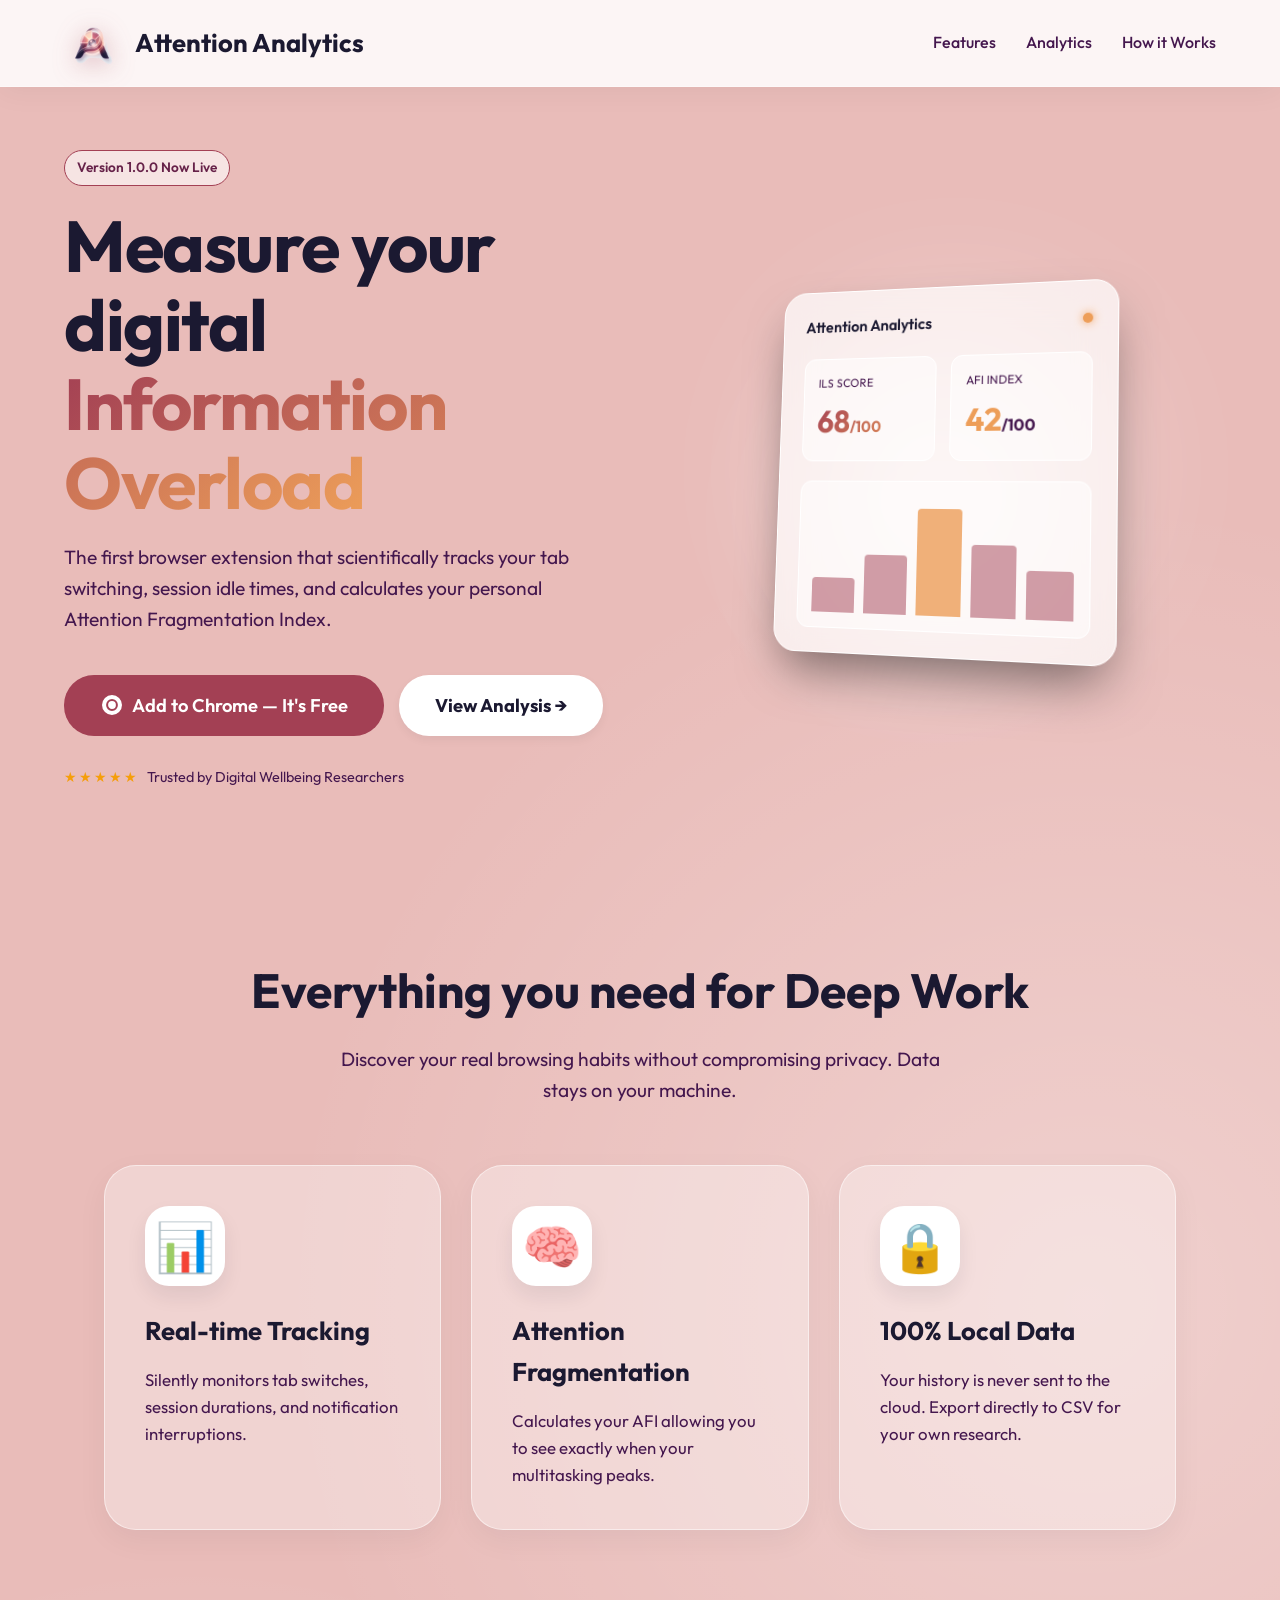
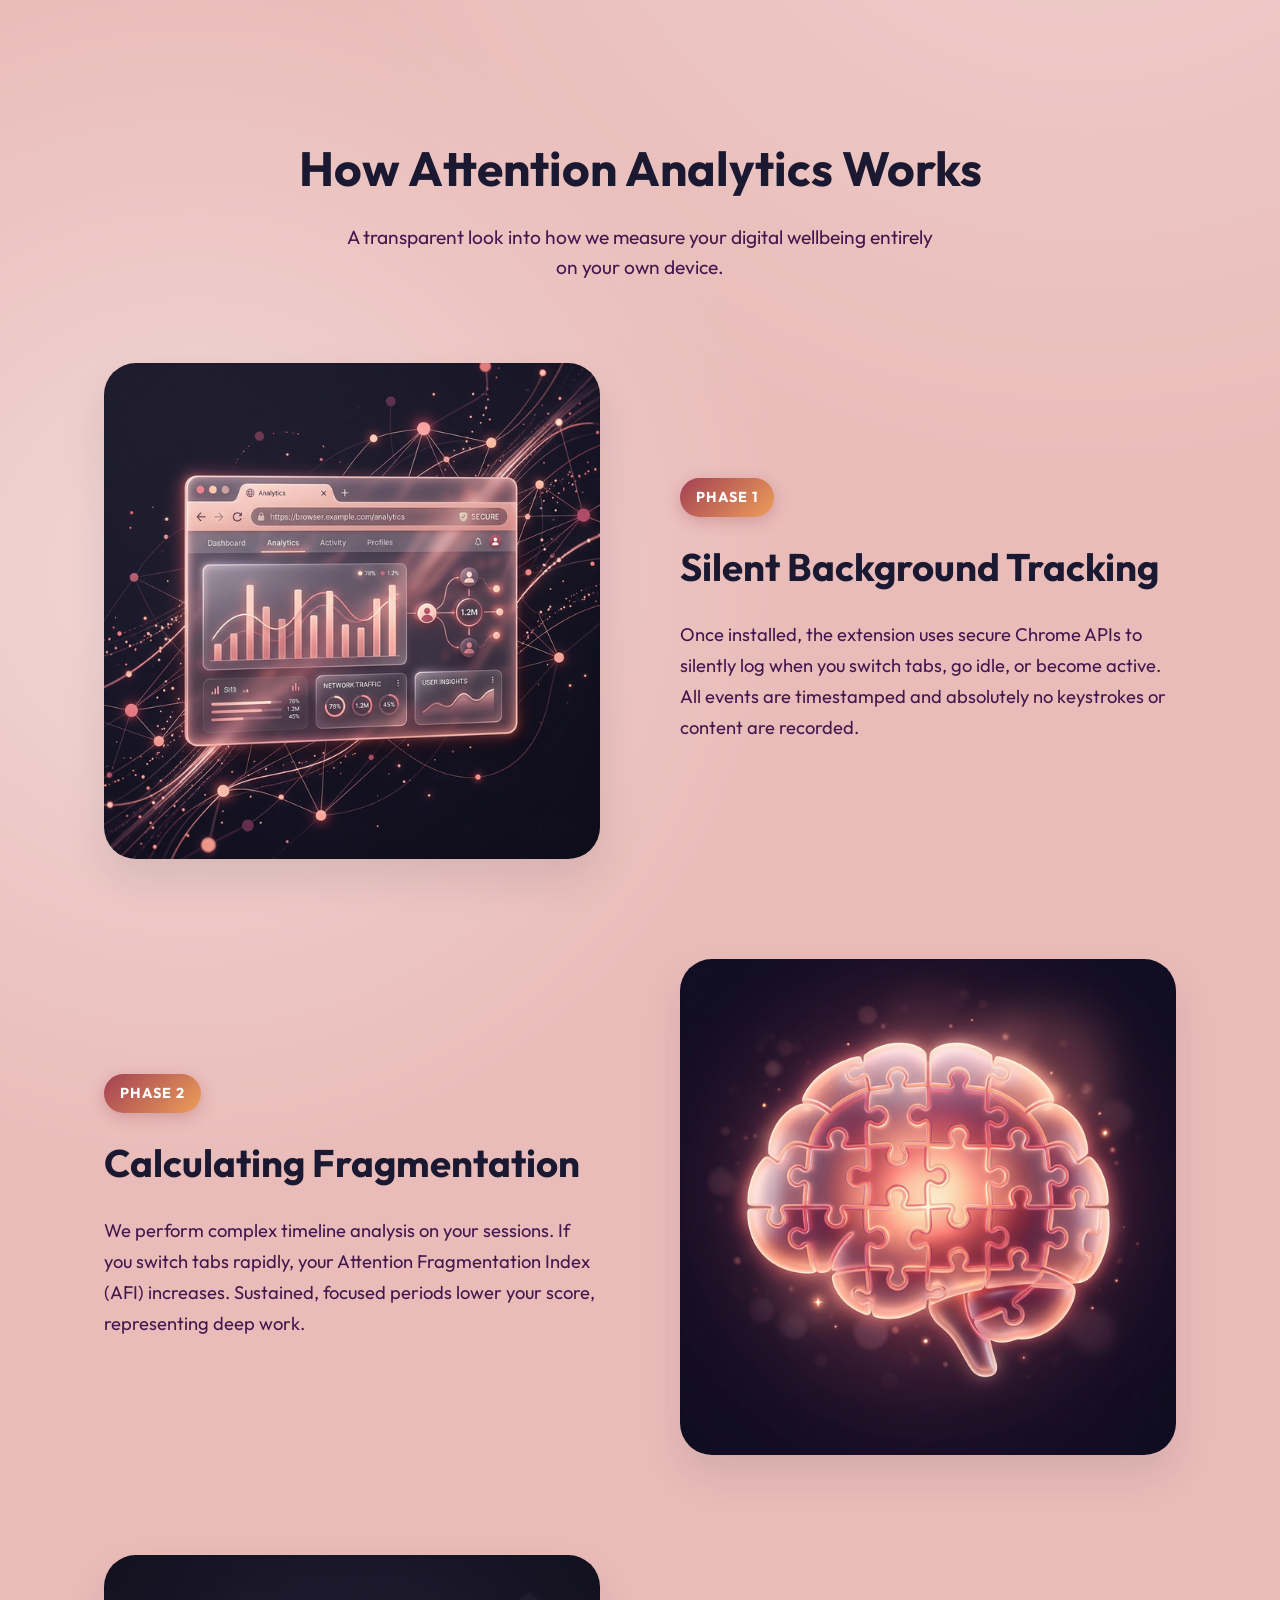
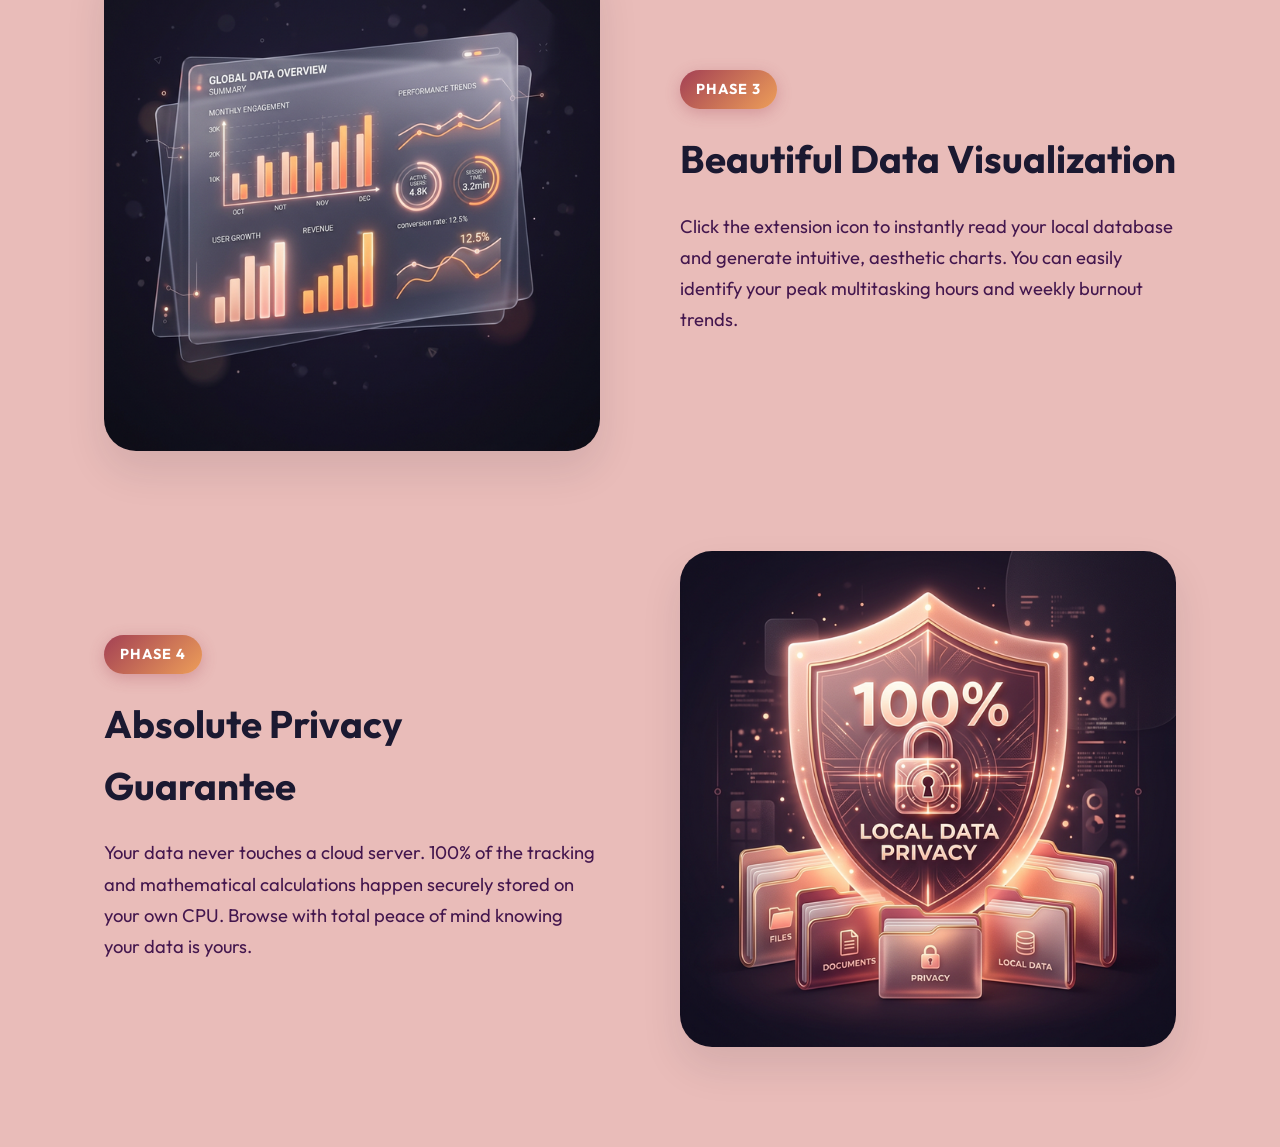
<file: attention-website/index.html>
<!DOCTYPE html>
<html lang="en">

<head>
  <meta charset="UTF-8">
  <meta name="viewport" content="width=device-width, initial-scale=1.0">
  <title>Attention Analytics | Regain Your Focus</title>
  <meta name="description"
    content="A powerful Chrome Extension that measures information overload and attention fragmentation using your real browsing activity.">
  <link rel="stylesheet" href="style.css?v=2.1">
  <!-- Fonts -->
  <link rel="preconnect" href="https://fonts.googleapis.com">
  <link rel="preconnect" href="https://fonts.gstatic.com" crossorigin>
  <link href="https://fonts.googleapis.com/css2?family=Outfit:wght@300;400;500;600;700&display=swap" rel="stylesheet">
</head>

<body>

  <!-- Navigation -->
  <nav class="navbar">
    <div class="logo">
      <img src="assets/attention-logo.png" class="logo-img" alt="Attention Analytics Logo">
      <span class="logo-text">Attention Analytics</span>
    </div>
    <div class="nav-links">
      <a href="#features" class="active">Features</a>
      <a href="analytics.html">Analytics</a>
      <a href="#how">How it Works</a>
    </div>
  </nav>

  <!-- Hero Section -->
  <header class="hero">
    <div class="hero-content">
      <div class="badge">Version 1.0.0 Now Live</div>
      <h1 class="hero-title">Measure your digital <span class="gradient-text">Information Overload</span></h1>
      <p class="hero-subtitle">The first browser extension that scientifically tracks your tab switching, session idle
        times, and calculates your personal Attention Fragmentation Index.</p>

      <div class="hero-cta">
        <button class="btn btn-primary btn-large" onclick="triggerInstall()">
          <svg class="chrome-icon" viewBox="0 0 24 24" fill="currentColor">
            <path
              d="M12 2A10 10 0 0 0 2 12a10 10 0 0 0 10 10 10 10 0 0 0 10-10A10 10 0 0 0 12 2Zm0 4.1a5.9 5.9 0 0 1 5.9 5.9 6 6 0 0 1-5.9 6.1 6 6 0 0 1-5.9-6.1A5.9 5.9 0 0 1 12 6.1Zm0 2a3.9 3.9 0 0 0-3.9 3.9A3.9 3.9 0 0 0 12 16a4 4 0 0 0 3.9-4 3.9 3.9 0 0 0-3.9-3.9Z" />
          </svg>
          Add to Chrome — It's Free
        </button>
        <a href="analytics.html" class="btn btn-secondary btn-large">View Analysis →</a>
      </div>
      <div class="social-proof">
        <span class="stars">★★★★★</span> Trusted by Digital Wellbeing Researchers
      </div>
    </div>

    <div class="hero-visual">
      <div class="glass-orb orb-1"></div>
      <div class="glass-orb orb-2"></div>

      <!-- Mock Extension UI -->
      <div class="mock-extension">
        <div class="mock-header">
          <span>Attention Analytics</span>
          <span class="status-dot"></span>
        </div>
        <div class="mock-score-board">
          <div class="mock-score-card">
            <span class="mock-score-title">ILS Score</span>
            <span class="mock-score-val gradient-text" id="hero-ils">68<span
                style="font-size:0.5em;color:var(--text-muted)">/100</span></span>
          </div>
          <div class="mock-score-card">
            <span class="mock-score-title">AFI Index</span>
            <span class="mock-score-val text-warning" id="hero-afi">42<span
                style="font-size:0.5em;color:var(--text-muted)">/100</span></span>
          </div>
        </div>
        <div class="mock-chart">
          <!-- Small CSS chart visualization -->
          <div class="bar" style="height: 30%"></div>
          <div class="bar" style="height: 50%"></div>
          <div class="bar bar-peak" style="height: 90%"></div>
          <div class="bar" style="height: 60%"></div>
          <div class="bar" style="height: 40%"></div>
        </div>
      </div>
    </div>
  </header>

  <!-- Features Grid -->
  <section id="features" class="features">
    <div class="section-title">
      <h2>Everything you need for Deep Work</h2>
      <p>Discover your real browsing habits without compromising privacy. Data stays on your machine.</p>
    </div>

    <div class="features-grid">
      <div class="feature-card">
        <div class="feature-icon">📊</div>
        <h3>Real-time Tracking</h3>
        <p>Silently monitors tab switches, session durations, and notification interruptions.</p>
      </div>
      <div class="feature-card">
        <div class="feature-icon">🧠</div>
        <h3>Attention Fragmentation</h3>
        <p>Calculates your AFI allowing you to see exactly when your multitasking peaks.</p>
      </div>
      <div class="feature-card">
        <div class="feature-icon">🔒</div>
        <h3>100% Local Data</h3>
        <p>Your history is never sent to the cloud. Export directly to CSV for your own research.</p>
      </div>
    </div>
  </section>

  <!-- How It Works Section -->
  <section id="how" class="how-it-works">
    <div class="section-title">
      <h2>How Attention Analytics Works</h2>
      <p>A transparent look into how we measure your digital wellbeing entirely on your own device.</p>
    </div>

    <div class="how-steps">
      <!-- Step 1 -->
      <div class="how-step">
        <div class="how-image">
          <img src="assets/how-tracking.png" alt="Silent Background Tracking Illustration">
        </div>
        <div class="how-content">
          <div class="step-badge">Phase 1</div>
          <h3>Silent Background Tracking</h3>
          <p>Once installed, the extension uses secure Chrome APIs to silently log when you switch tabs, go idle, or
            become active. All events are timestamped and absolutely no keystrokes or content are recorded.</p>
        </div>
      </div>

      <!-- Step 2 -->
      <div class="how-step reverse">
        <div class="how-image">
          <img src="assets/how-fragmentation.png" alt="Calculating Fragmentation Illustration">
        </div>
        <div class="how-content">
          <div class="step-badge">Phase 2</div>
          <h3>Calculating Fragmentation</h3>
          <p>We perform complex timeline analysis on your sessions. If you switch tabs rapidly, your Attention
            Fragmentation Index (AFI) increases. Sustained, focused periods lower your score, representing deep work.
          </p>
        </div>
      </div>

      <!-- Step 3 -->
      <div class="how-step">
        <div class="how-image">
          <img src="assets/how-visualization.png" alt="Visualizing Your Digital Diet Illustration">
        </div>
        <div class="how-content">
          <div class="step-badge">Phase 3</div>
          <h3>Beautiful Data Visualization</h3>
          <p>Click the extension icon to instantly read your local database and generate intuitive, aesthetic charts.
            You can easily identify your peak multitasking hours and weekly burnout trends.</p>
        </div>
      </div>

      <!-- Step 4 -->
      <div class="how-step reverse">
        <div class="how-image">
          <img src="assets/how-privacy.png" alt="Absolute Privacy Guarantee Illustration">
        </div>
        <div class="how-content">
          <div class="step-badge">Phase 4</div>
          <h3>Absolute Privacy Guarantee</h3>
          <p>Your data never touches a cloud server. 100% of the tracking and mathematical calculations happen securely
            stored on your own CPU. Browse with total peace of mind knowing your data is yours.</p>
        </div>
      </div>
    </div>
  </section>

  <!-- Fake Installer Modal -->
  <div id="installModal" class="modal-overlay">
    <div class="modal">
      <div class="modal-close" onclick="closeModal()">✕</div>
      <div style="display: flex; align-items:flex-start; gap: 1rem;">
        <img src="../attention-extension/icons/icon48.png" alt="Icon" class="modal-icon"
          onerror="this.src='[data-uri]'">
        <div>
          <h3 style="margin-bottom: 5px;">Add "Attention Analytics"?</h3>
          <p style="color: var(--text-muted); font-size: 0.9rem;">It can:</p>
          <ul class="modal-permissions">
            <li>Read your browsing history</li>
            <li>Display notifications</li>
            <li>Manage your apps, extensions, and themes</li>
          </ul>
        </div>
      </div>

      <div class="modal-actions">
        <button class="btn btn-outline" onclick="closeModal()">Cancel</button>
        <button class="btn btn-primary" onclick="confirmInstall()">Add Extension</button>
      </div>
    </div>
  </div>

  <script src="main.js"></script>
</body>

</html>
</file>
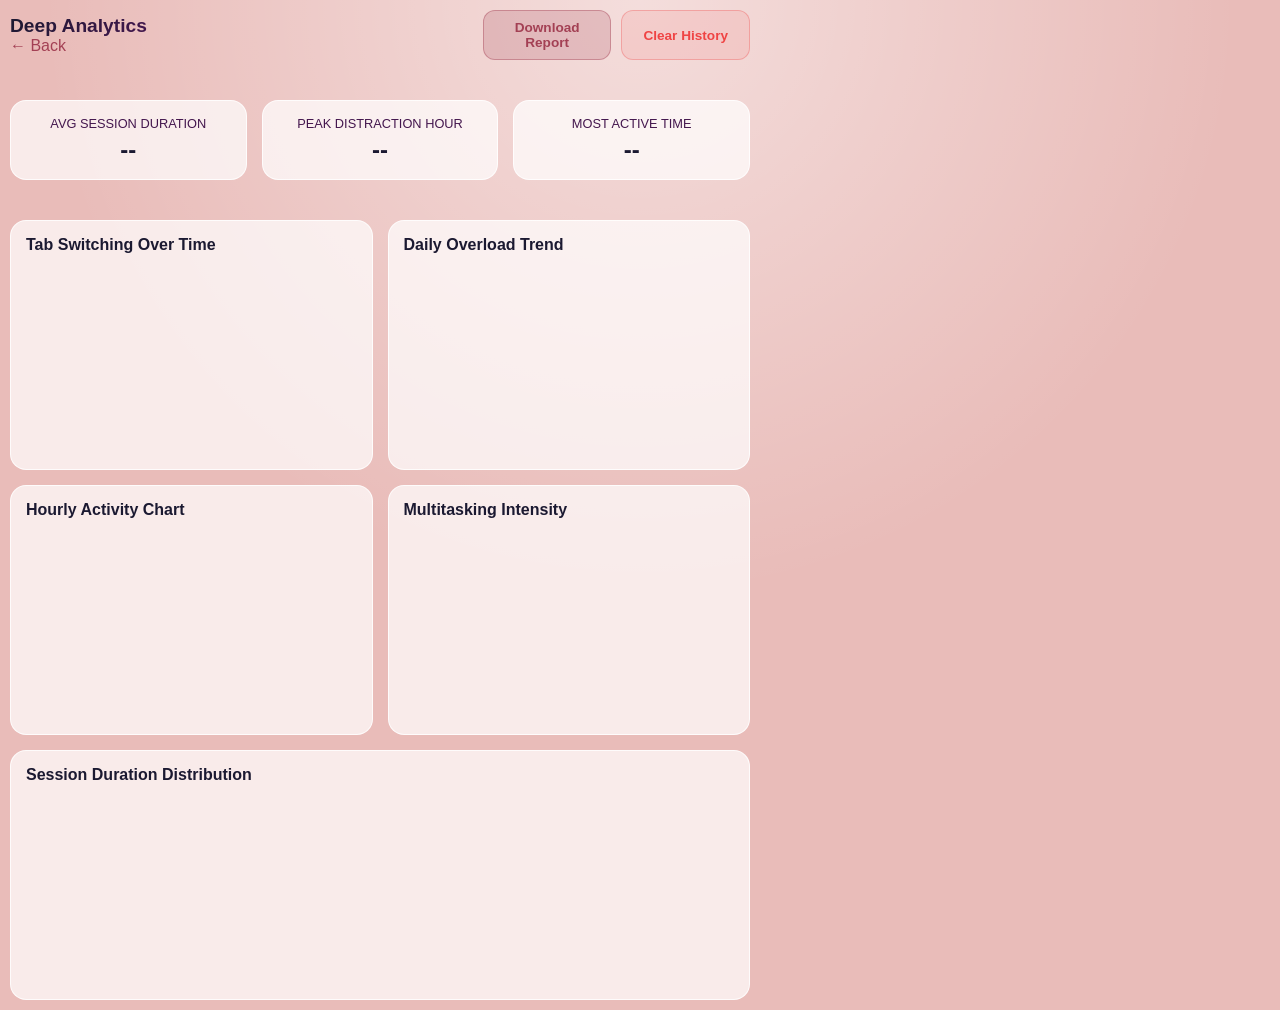
<file: attention-extension/analytics.html>
<!DOCTYPE html>
<html lang="en">

<head>
  <meta charset="UTF-8">
  <link rel="preconnect" href="https://fonts.googleapis.com">
  <link rel="preconnect" href="https://fonts.gstatic.com" crossorigin>
  <link href="https://fonts.googleapis.com/css2?family=Outfit:wght@300;400;500;600;700&display=swap" rel="stylesheet">
  <link rel="stylesheet" href="styles.css">
  <title>Analytics - Attention Extension</title>
  <style>
    body {
      width: 760px;
      padding: 10px;
    }

    .header-actions {
      display: flex;
      justify-content: space-between;
      align-items: center;
      margin-bottom: 20px;
    }

    .metrics-panel {
      display: flex;
      gap: 15px;
      margin-bottom: 20px;
    }

    .metric-card {
      flex: 1;
      background: var(--surface-color);
      padding: 15px;
      border-radius: var(--card-radius);
      border: 1px solid var(--border-color);
      text-align: center;
    }

    .metric-title {
      font-size: 0.8rem;
      color: var(--text-muted);
      text-transform: uppercase;
      margin-bottom: 5px;
    }

    .metric-value {
      font-size: 1.5rem;
      font-weight: bold;
      color: var(--text-main);
    }

    .charts-grid {
      display: grid;
      grid-template-columns: 1fr 1fr;
      gap: 15px;
    }

    .chart-box {
      background: var(--surface-color);
      border: 1px solid var(--border-color);
      border-radius: var(--card-radius);
      padding: 15px;
      height: 250px;
      display: flex;
      flex-direction: column;
    }

    .chart-wrapper {
      flex: 1;
      position: relative;
      min-height: 0;
      width: 100%;
    }

    h2 {
      font-size: 1rem;
      margin-bottom: 10px;
      color: var(--text-main);
    }
  </style>
</head>

<body>
  <div class="container" style="max-width: 100%;">
    <header class="header-actions">
      <div>
        <h1>Deep Analytics</h1>
        <a href="popup.html" style="color:var(--primary); text-decoration:none;">← Back</a>
      </div>
      <div style="display: flex; gap: 10px;">
        <button id="downloadBtn" class="btn">Download Report</button>
        <button id="clearBtn" class="btn"
          style="color:#ef4444; border-color: rgba(239,68,68,0.3); background: rgba(239,68,68,0.1);">Clear
          History</button>
      </div>
    </header>

    <div class="metrics-panel">
      <div class="metric-card">
        <div class="metric-title">Avg Session Duration</div>
        <div class="metric-value" id="avgSession">--</div>
      </div>
      <div class="metric-card">
        <div class="metric-title">Peak Distraction Hour</div>
        <div class="metric-value" id="peakHour">--</div>
      </div>
      <div class="metric-card">
        <div class="metric-title">Most Active Time</div>
        <div class="metric-value" id="activeTime">--</div>
      </div>
    </div>

    <div class="charts-grid">
      <div class="chart-box">
        <h2>Tab Switching Over Time</h2>
        <div class="chart-wrapper"><canvas id="chart1"></canvas></div>
      </div>
      <div class="chart-box">
        <h2>Daily Overload Trend</h2>
        <div class="chart-wrapper"><canvas id="chart2"></canvas></div>
      </div>
      <div class="chart-box">
        <h2>Hourly Activity Chart</h2>
        <div class="chart-wrapper"><canvas id="chart3"></canvas></div>
      </div>
      <div class="chart-box">
        <h2>Multitasking Intensity</h2>
        <div class="chart-wrapper"><canvas id="chart4"></canvas></div>
      </div>
      <div class="chart-box" style="grid-column: 1 / -1;">
        <h2>Session Duration Distribution</h2>
        <div class="chart-wrapper"><canvas id="chart5"></canvas></div>
      </div>
    </div>
  </div>

  <script src="chart.js"></script>
  <script src="analytics.js"></script>
</body>

</html>
</file>
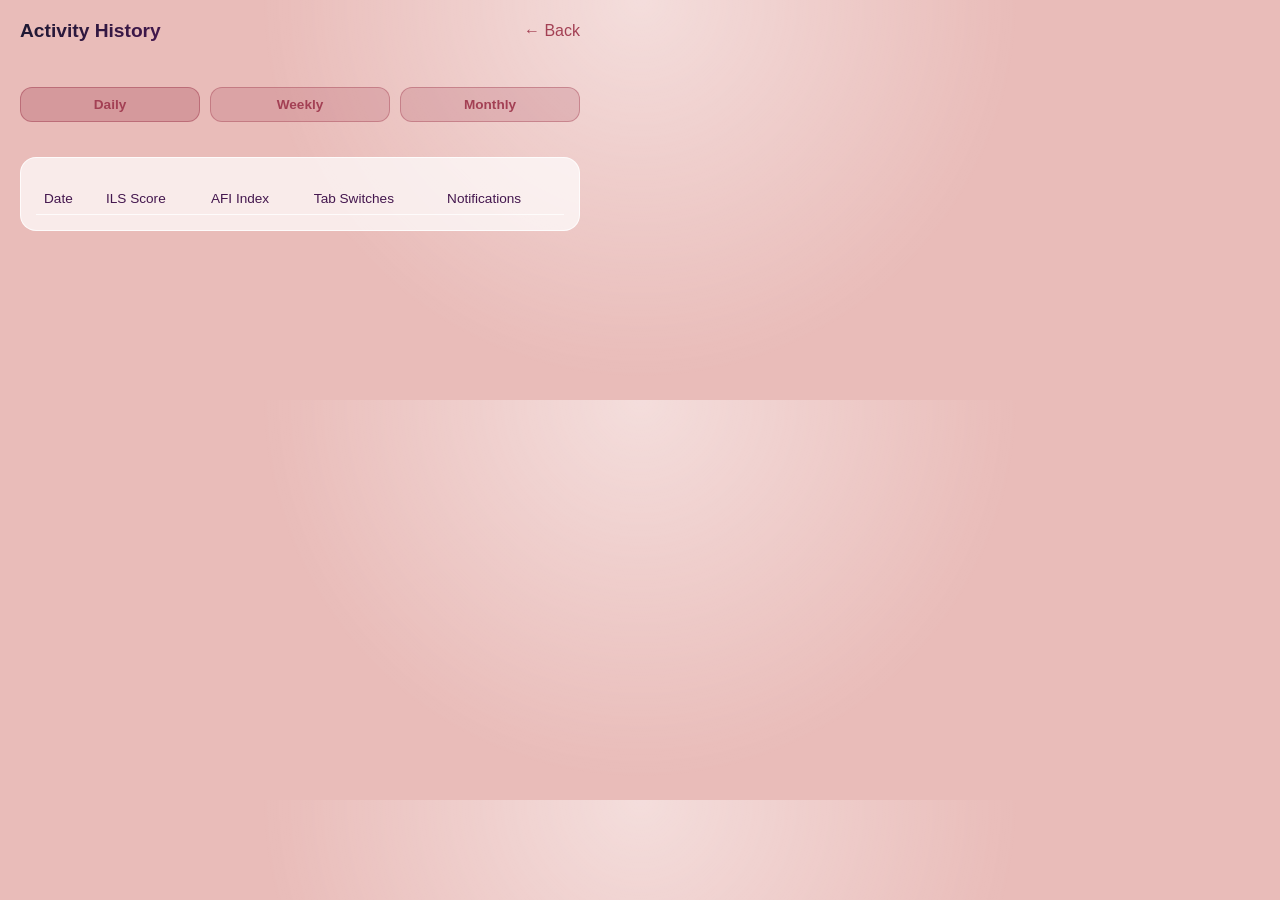
<file: attention-extension/history.html>
<!DOCTYPE html>
<html lang="en">

<head>
  <meta charset="UTF-8">
  <link rel="preconnect" href="https://fonts.googleapis.com">
  <link rel="preconnect" href="https://fonts.gstatic.com" crossorigin>
  <link href="https://fonts.googleapis.com/css2?family=Outfit:wght@300;400;500;600;700&display=swap" rel="stylesheet">
  <link rel="stylesheet" href="styles.css">
  <title>History - Attention Extension</title>
  <style>
    body {
      width: 600px;
      min-height: 400px;
    }

    .table-container {
      background: var(--surface-color);
      border: 1px solid var(--border-color);
      border-radius: var(--card-radius);
      padding: 15px;
      margin-top: 15px;
      overflow-y: auto;
      max-height: 300px;
    }

    .filters {
      display: flex;
      gap: 10px;
      margin-top: 15px;
    }
  </style>
</head>

<body>
  <div class="container">
    <header>
      <h1>Activity History</h1>
      <a href="popup.html" style="color:var(--primary); text-decoration:none;">← Back</a>
    </header>

    <div class="filters">
      <button id="btnDaily" class="btn primary">Daily</button>
      <button id="btnWeekly" class="btn">Weekly</button>
      <button id="btnMonthly" class="btn">Monthly</button>
    </div>

    <div class="table-container">
      <table id="historyTable" style="width: 100%; border-collapse: collapse; text-align: left;">
        <thead>
          <tr style="border-bottom: 1px solid var(--border-color);">
            <th style="padding: 8px; color: var(--text-muted);">Date</th>
            <th style="padding: 8px; color: var(--text-muted);">ILS Score</th>
            <th style="padding: 8px; color: var(--text-muted);">AFI Index</th>
            <th style="padding: 8px; color: var(--text-muted);">Tab Switches</th>
            <th style="padding: 8px; color: var(--text-muted);">Notifications</th>
          </tr>
        </thead>
        <tbody>
          <!-- Populated via JS -->
        </tbody>
      </table>
    </div>
  </div>

  <script src="history.js"></script>
</body>

</html>
</file>
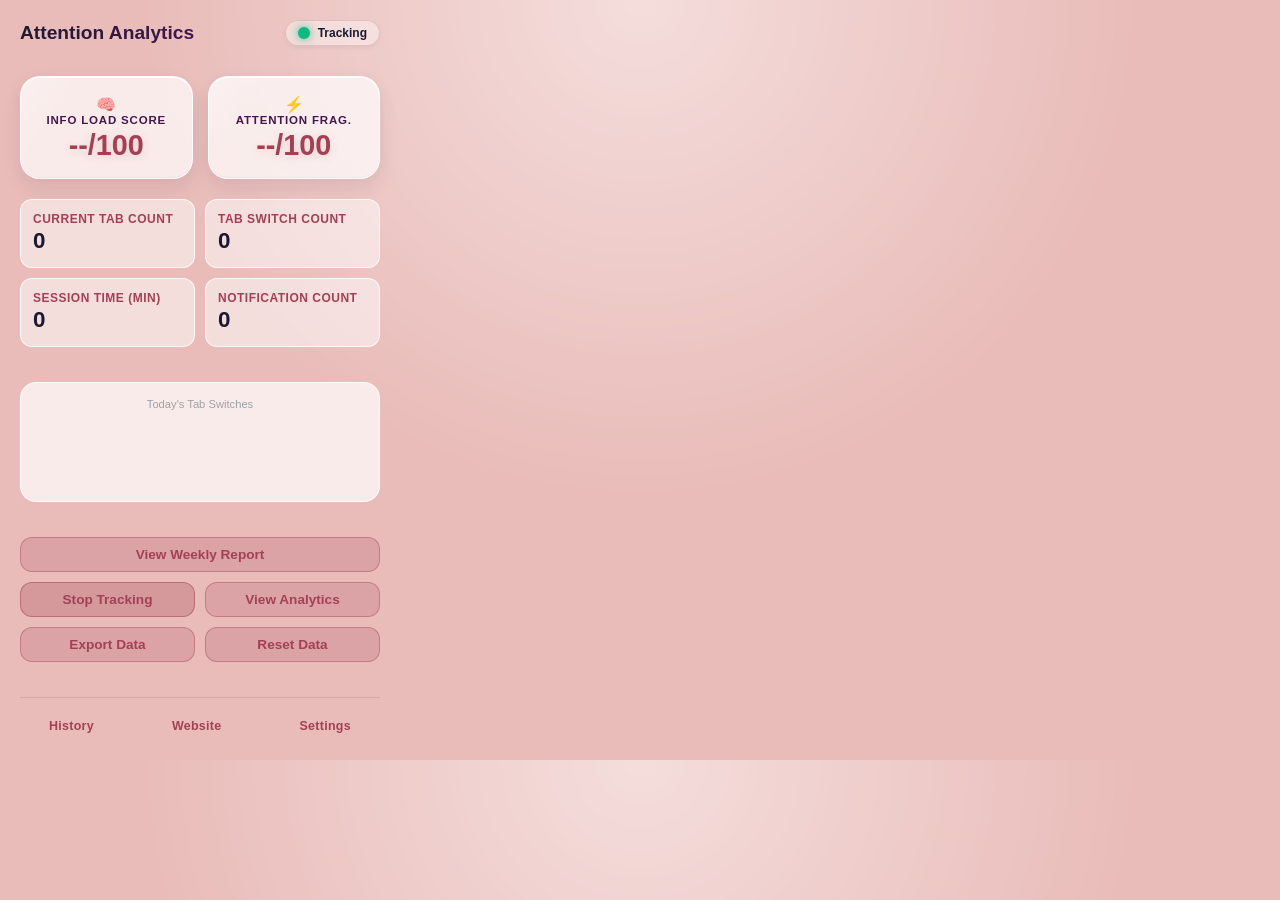
<file: attention-extension/popup.html>
<!DOCTYPE html>
<html lang="en">

<head>
  <meta charset="UTF-8">
  <link rel="preconnect" href="https://fonts.googleapis.com">
  <link rel="preconnect" href="https://fonts.gstatic.com" crossorigin>
  <link href="https://fonts.googleapis.com/css2?family=Outfit:wght@300;400;500;600;700&display=swap" rel="stylesheet">
  <link rel="stylesheet" href="styles.css">
  <title>Attention Analytics</title>
</head>

<body>
  <div class="container">
    <header>
      <h1>Attention Analytics</h1>
      <div class="status-indicator" id="statusIndicator"><span class="status-dot"></span> Tracking</div>
    </header>

    <div class="score-board">
      <div class="score-card">
        <span class="score-emoji">🧠</span>
        <div class="score-title">Info Load Score</div>
        <div class="score-value" id="ilsValue">--/100</div>
      </div>
      <div class="score-card">
        <span class="score-emoji">⚡</span>
        <div class="score-title">Attention Frag.</div>
        <div class="score-value" id="afiValue">--/100</div>
      </div>
    </div>

    <div class="stats-grid" style="display: grid; grid-template-columns: 1fr 1fr; gap: 10px;">
      <div class="stat-item">
        <span class="stat-label">Current Tab Count</span>
        <span class="stat-val" id="currentTabs">0</span>
      </div>
      <div class="stat-item">
        <span class="stat-label">Tab Switch Count</span>
        <span class="stat-val" id="tabSwitches">0</span>
      </div>
      <div class="stat-item">
        <span class="stat-label">Session Time (min)</span>
        <span class="stat-val" id="activeTime">0</span>
      </div>
      <div class="stat-item">
        <span class="stat-label">Notification Count</span>
        <span class="stat-val" id="notifications">0</span>
      </div>
    </div>

    <div class="chart-container" style="margin-top: 15px; height: 120px;">
      <div style="font-size: 0.7rem; color: #a1a1aa; text-align: center; margin-bottom: 5px;">Today's Tab Switches</div>
      <div style="height: calc(100% - 20px); position: relative;">
        <canvas id="miniChart1"></canvas>
      </div>
    </div>

    <div class="actions" style="margin-top: 15px;">
      <div class="btn-group" style="display: grid; grid-template-columns: 1fr 1fr; gap: 10px;">
        <button id="viewWeeklyBtn" class="btn weekly-btn" style="grid-column: span 2;">View Weekly Report</button>
        <button id="toggleTrackingBtn" class="btn primary">Stop Tracking</button>
        <button id="viewAnalyticsBtn" class="btn">View Analytics</button>
        <button id="exportDataBtn" class="btn">Export Data</button>
        <button id="resetDataBtn" class="btn danger-btn">Reset Data</button>
      </div>
    </div>

    <div class="nav-links" style="margin-top: 15px; text-align: center;">
      <a href="history.html">History</a>
      <a id="websiteLink" style="margin-left: 20px;">Website</a>
      <a href="settings.html" style="margin-left: 20px;">Settings</a>
    </div>
  </div>

  <script src="chart.js"></script>
  <script src="popup.js"></script>
</body>

</html>
</file>
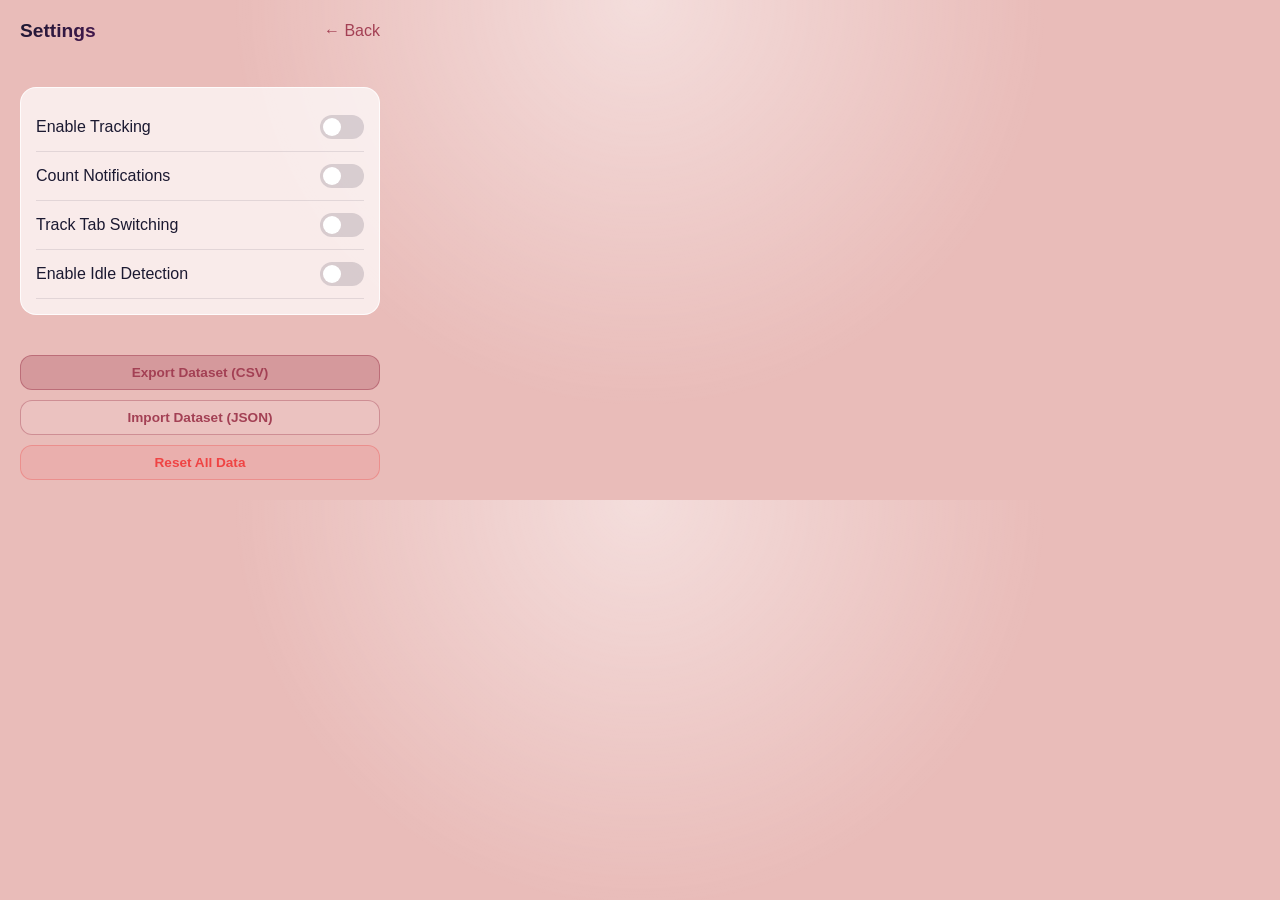
<file: attention-extension/settings.html>
<!DOCTYPE html>
<html lang="en">

<head>
  <meta charset="UTF-8">
  <link rel="preconnect" href="https://fonts.googleapis.com">
  <link rel="preconnect" href="https://fonts.gstatic.com" crossorigin>
  <link href="https://fonts.googleapis.com/css2?family=Outfit:wght@300;400;500;600;700&display=swap" rel="stylesheet">
  <link rel="stylesheet" href="styles.css">
  <title>Settings - Attention Extension</title>
  <style>
    body {
      width: 400px;
      min-height: 400px;
    }

    .settings-panel {
      background: var(--surface-color);
      border: 1px solid var(--border-color);
      border-radius: var(--card-radius);
      padding: 15px;
      margin-top: 15px;
    }
  </style>
</head>

<body>
  <div class="container">
    <header>
      <h1>Settings</h1>
      <a href="popup.html" style="color:var(--primary); text-decoration:none;">← Back</a>
    </header>

    <div class="settings-panel">
      <div class="toggle-row">
        <span>Enable Tracking</span>
        <label class="switch">
          <input type="checkbox" id="enableTracking">
          <span class="slider"></span>
        </label>
      </div>
      <div class="toggle-row">
        <span>Count Notifications</span>
        <label class="switch">
          <input type="checkbox" id="countNotifications">
          <span class="slider"></span>
        </label>
      </div>
      <div class="toggle-row">
        <span>Track Tab Switching</span>
        <label class="switch">
          <input type="checkbox" id="trackTabSwitching">
          <span class="slider"></span>
        </label>
      </div>
      <div class="toggle-row">
        <span>Enable Idle Detection</span>
        <label class="switch">
          <input type="checkbox" id="enableIdleDetection">
          <span class="slider"></span>
        </label>
      </div>
    </div>

    <div class="actions" style="margin-top:20px; display:flex; flex-wrap:wrap; gap:10px;">
      <button id="exportBtn" class="btn primary">Export Dataset (CSV)</button>
      <input type="file" id="importFile" style="display:none;" accept=".json">
      <button id="importBtn" class="btn" style="background: rgba(255,255,255,0.1);">Import Dataset (JSON)</button>
      <button id="resetBtn" class="btn"
        style="color:#ef4444; border: 1px solid rgba(239, 68, 68, 0.3); background: rgba(239, 68, 68, 0.1);">Reset All
        Data</button>
    </div>
  </div>

  <script src="settings.js"></script>
</body>

</html>
</file>
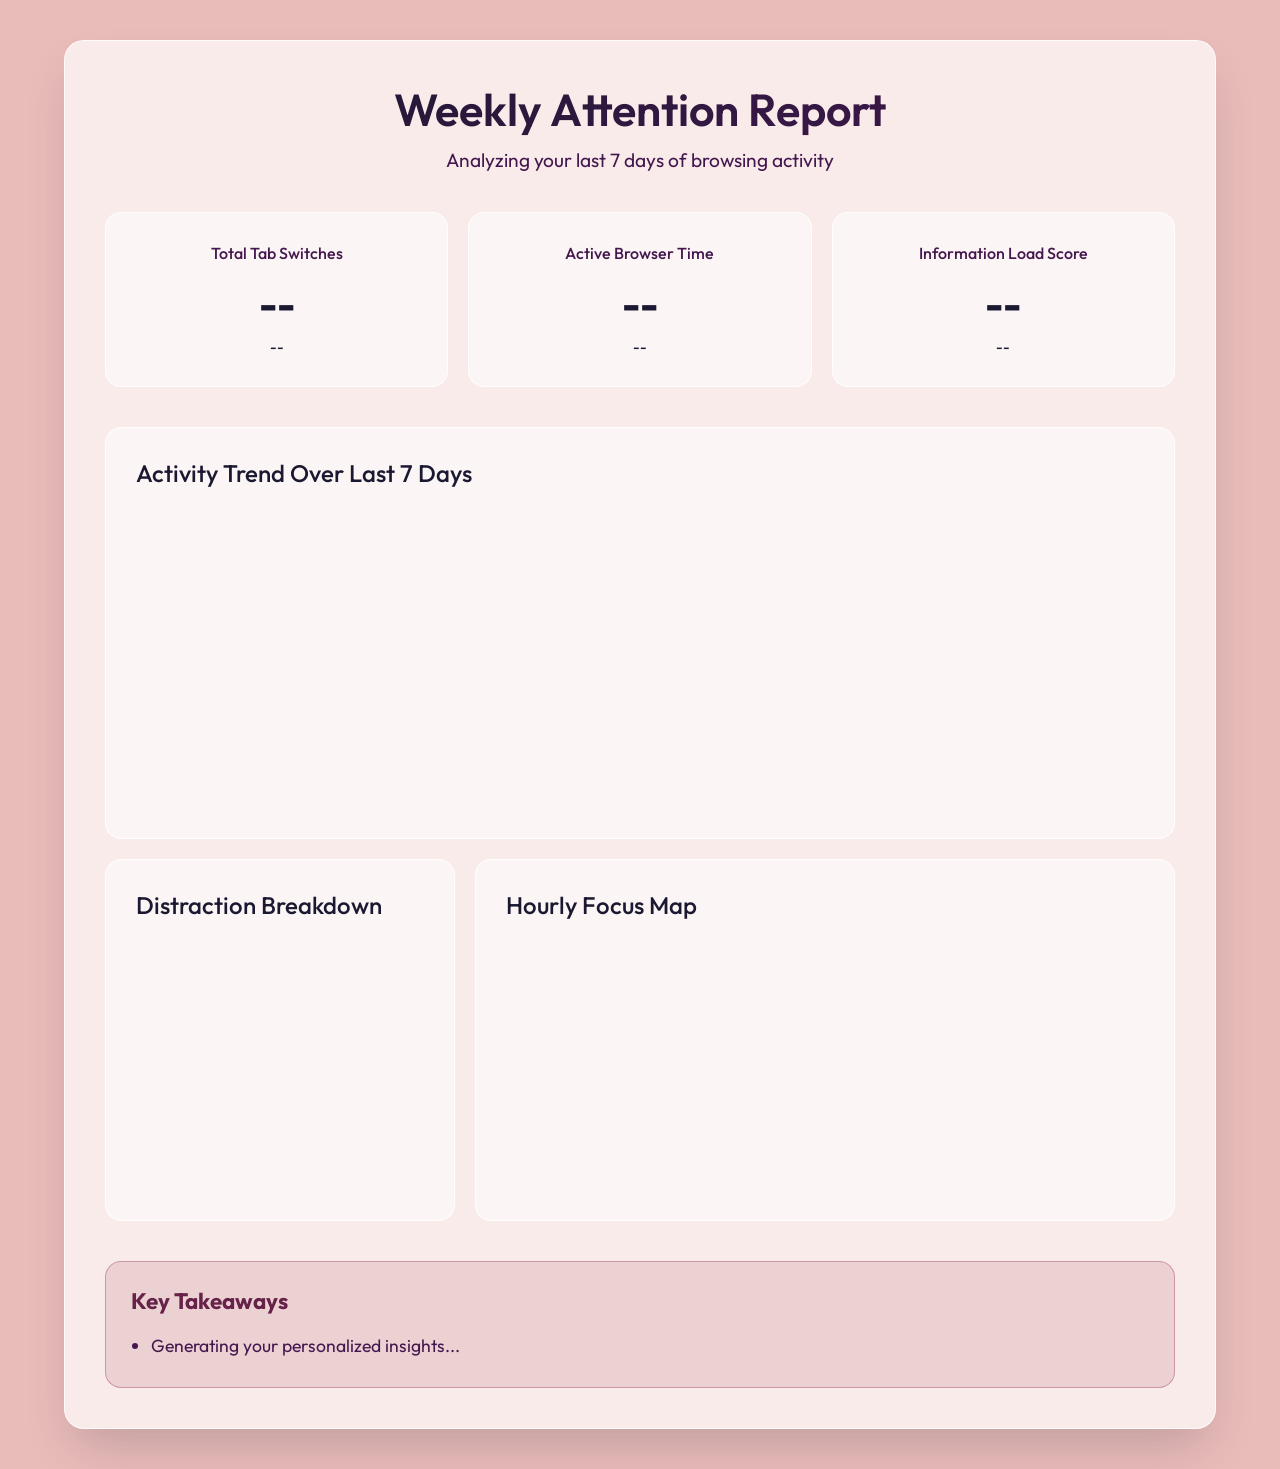
<file: attention-extension/weekly_report.html>
<!DOCTYPE html>
<html lang="en">

<head>
  <meta charset="UTF-8">
  <meta name="viewport" content="width=device-width, initial-scale=1.0">
  <title>Your Weekly Attention Report</title>
  <link rel="stylesheet" href="styles.css">
  <link href="https://fonts.googleapis.com/css2?family=Outfit:wght@300;400;500;600;700&display=swap" rel="stylesheet">
  <style>
    body {
      margin: 0;
      padding: 0;
      width: 100% !important;
      min-height: 100vh;
      background: #E9BCB9;
      /* Lightest peach */
      color: #1B1931;
      /* Deep Plum */
      font-family: 'Outfit', sans-serif;
      overflow-x: hidden;
    }

    .report-container {
      max-width: 1400px;
      width: 90%;
      margin: 40px auto;
      padding: 40px;
      background: rgba(255, 255, 255, 0.7);
      /* Frosted white */
      border: 1px solid rgba(255, 255, 255, 0.8);
      border-radius: 20px;
      backdrop-filter: blur(20px);
      box-shadow: 0 25px 50px -12px rgba(27, 25, 49, 0.2);
    }

    .header {
      text-align: center;
      margin-bottom: 40px;
    }

    .header h1 {
      font-size: 2.8rem;
      margin: 0 0 10px 0;
      background: linear-gradient(135deg, #1B1931, #44174E);
      background-clip: text;
      -webkit-background-clip: text;
      -webkit-text-fill-color: transparent;
    }

    .header p {
      color: #44174E;
      /* Deep Berry */
      font-size: 1.2rem;
      margin: 0;
    }

    .stats-grid {
      display: grid;
      grid-template-columns: repeat(3, 1fr);
      gap: 20px;
      margin-bottom: 40px;
    }

    .stat-card {
      background: rgba(255, 255, 255, 0.5);
      padding: 30px 20px;
      border-radius: 16px;
      text-align: center;
      border: 1px solid rgba(255, 255, 255, 0.8);
    }

    .stat-card h3 {
      font-size: 1rem;
      color: #44174E;
      margin: 0 0 15px 0;
      font-weight: 500;
    }

    .stat-card .value {
      font-size: 2.5rem;
      font-weight: 700;
      color: #1B1931;
    }

    .stat-card .trend {
      font-size: 0.9rem;
      margin-top: 10px;
      font-weight: 500;
    }

    .trend.good {
      color: #A34054;
    }

    .trend.bad {
      color: #ED9E59;
    }

    .chart-box {
      background: rgba(255, 255, 255, 0.5);
      padding: 30px;
      border-radius: 16px;
      border: 1px solid rgba(255, 255, 255, 0.8);
      margin-bottom: 40px;
      overflow: hidden;
      /* Prevent chart overflow */
    }

    .chart-box h2 {
      margin: 0 0 20px 0;
      font-size: 1.5rem;
      font-weight: 500;
    }

    .insights {
      background: rgba(163, 64, 84, 0.15);
      /* Rose accent background */
      border: 1px solid rgba(163, 64, 84, 0.4);
      padding: 25px;
      border-radius: 16px;
    }

    .insights h2 {
      color: #662249;
      margin: 0 0 15px 0;
      font-size: 1.4rem;
    }

    .insights ul {
      margin: 0;
      padding-left: 20px;
      color: #44174E;
      line-height: 1.8;
      font-size: 1.1rem;
    }

    /* Responsiveness */
    @media (max-width: 1024px) {
      .stats-grid {
        grid-template-columns: repeat(2, 1fr);
      }
    }

    @media (max-width: 768px) {
      .report-container {
        width: 95%;
        padding: 24px;
        margin: 20px auto;
      }

      .header h1 {
        font-size: 2rem;
      }

      .stats-grid {
        grid-template-columns: 1fr;
      }

      .stat-card .value {
        font-size: 2rem;
      }

      .charts-row {
        grid-template-columns: 1fr !important;
      }

      .chart-box {
        padding: 20px;
      }
    }
  </style>
</head>

<body>

  <div class="report-container">
    <div class="header">
      <h1>Weekly Attention Report</h1>
      <p id="dateRangeText">Analyzing your last 7 days of browsing activity</p>
    </div>

    <div class="stats-grid">
      <div class="stat-card">
        <h3>Total Tab Switches</h3>
        <div class="value" id="valSwitches">--</div>
        <div class="trend" id="trendSwitches">--</div>
      </div>
      <div class="stat-card">
        <h3>Active Browser Time</h3>
        <div class="value" id="valTime">--</div>
        <div class="trend" id="trendTime">--</div>
      </div>
      <div class="stat-card">
        <h3>Information Load Score</h3>
        <div class="value" id="valScore">--</div>
        <div class="trend" id="trendScore">--</div>
      </div>
    </div>

    <div class="chart-box" style="margin-bottom: 20px;">
      <h2>Activity Trend Over Last 7 Days</h2>
      <div style="height: 300px; position: relative;">
        <canvas id="weeklyChart"></canvas>
      </div>
    </div>

    <div class="charts-row" style="display: grid; grid-template-columns: 1fr 2fr; gap: 20px; margin-bottom: 40px;">
      <div class="chart-box" style="margin-bottom: 0;">
        <h2>Distraction Breakdown</h2>
        <div style="height: 250px; position: relative;">
          <canvas id="breakdownChart"></canvas>
        </div>
      </div>
      <div class="chart-box" style="margin-bottom: 0;">
        <h2>Hourly Focus Map</h2>
        <div style="height: 250px; position: relative;">
          <canvas id="hourlyChart"></canvas>
        </div>
      </div>
    </div>

    <div class="insights">
      <h2>Key Takeaways</h2>
      <ul id="insightList">
        <li>Generating your personalized insights...</li>
      </ul>
    </div>
  </div>

  <script src="chart.js"></script>
  <script src="weekly_report.js"></script>
</body>

</html>
</file>
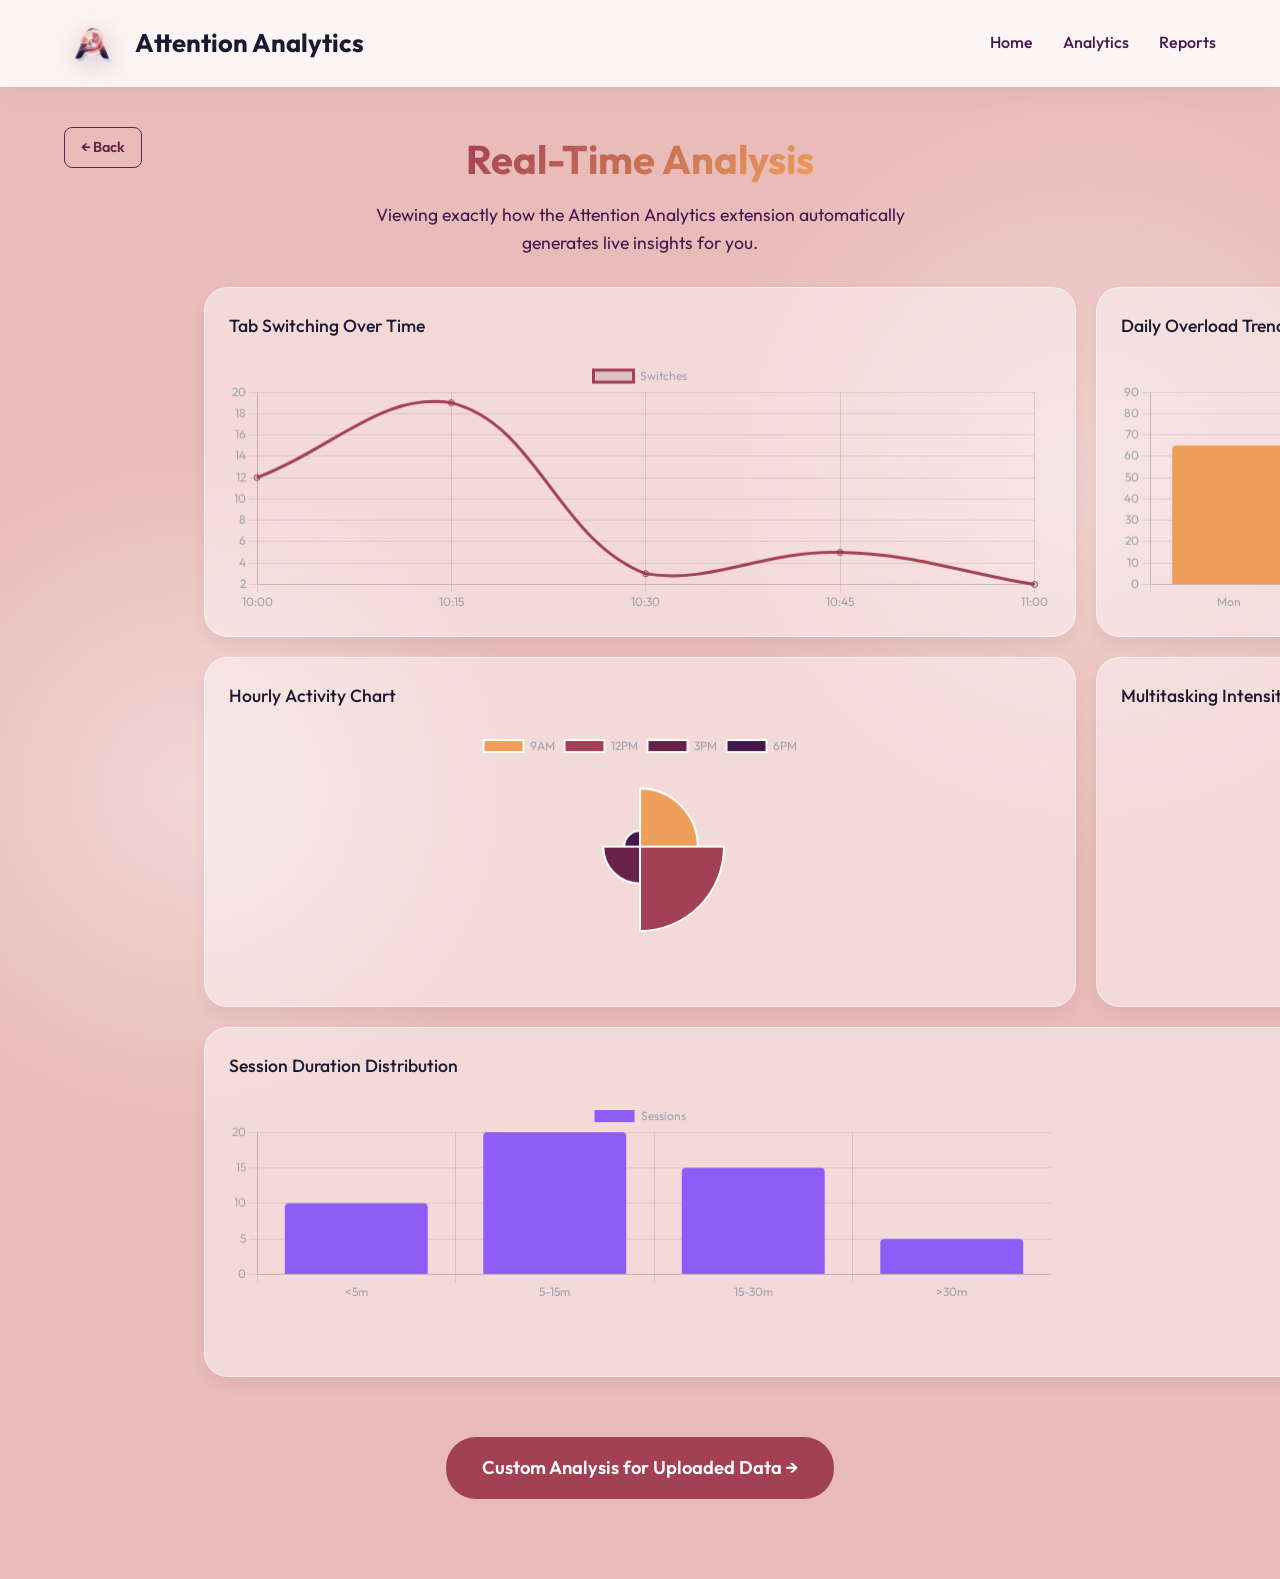
<file: attention-website/analytics.html>
<!DOCTYPE html>
<html lang="en">

<head>
  <meta charset="UTF-8">
  <meta name="viewport" content="width=device-width, initial-scale=1.0">
  <title>Live Analytics | Attention Extension</title>
  <link rel="stylesheet" href="style.css?v=2.1">
  <link href="https://fonts.googleapis.com/css2?family=Outfit:wght@300;400;500;600;700&display=swap" rel="stylesheet">
  <style>
    .analytics-hero {
      padding: 40px 5% 10px;
      text-align: center;
    }

    .analytics-hero h1 {
      font-size: 2.5rem;
      margin-bottom: 10px;
    }

    .analytics-hero p {
      color: var(--text-muted);
      font-size: 1.1rem;
      max-width: 600px;
      margin: 0 auto;
    }

    .demo-container {
      max-width: 1000px;
      margin: 0 auto;
      padding: 0 5% 60px;
    }

    .dashboard-grid {
      display: grid;
      grid-template-columns: repeat(2, 1fr);
      gap: 20px;
      margin-top: 20px;
    }

    .chart-card {
      background: var(--bg-card);
      border: 1px solid var(--border-subtle);
      border-radius: 24px;
      padding: 24px;
      height: 350px;
      display: flex;
      flex-direction: column;
      transition: all 0.4s cubic-bezier(0.175, 0.885, 0.32, 1.275);
      box-shadow: 0 8px 16px rgba(27, 25, 49, 0.05);
    }

    .chart-card:hover {
      transform: translateY(-6px) scale(1.01);
      box-shadow: 0 16px 32px rgba(68, 23, 78, 0.15);
      background: rgba(255, 255, 255, 0.6);
    }

    .chart-card h3 {
      font-size: 1.1rem;
      margin-bottom: 20px;
      font-weight: 500;
      flex-shrink: 0;
      color: var(--text-main);
    }

    .chart-wrapper {
      flex: 1;
      position: relative;
      min-height: 0;
      width: 100%;
    }

    .upload-section {
      text-align: center;
      margin: 40px auto 20px;
      padding: 40px;
      background: rgba(163, 64, 84, 0.1);
      border: 2px dashed rgba(163, 64, 84, 0.5);
      border-radius: var(--radius-lg);
      max-width: 600px;
    }

    #advancedDataSection {
      display: none;
      margin-top: 40px;
    }

    .insights-box {
      margin-top: 40px;
      padding: 30px;
      background: rgba(237, 158, 89, 0.1);
      border: 1px solid #ED9E59;
      border-radius: 24px;
      transition: all 0.4s cubic-bezier(0.175, 0.885, 0.32, 1.275);
      box-shadow: 0 8px 16px rgba(27, 25, 49, 0.03);
    }

    .insights-box:hover {
      transform: translateY(-4px);
      box-shadow: 0 12px 24px rgba(237, 158, 89, 0.2);
    }

    /* Responsiveness */
    @media (max-width: 768px) {
      .analytics-hero {
        padding: 40px 5% 20px;
      }

      .analytics-hero h1 {
        font-size: 1.8rem;
        margin-top: 40px;
      }

      .btn-outline[style*="position: absolute"] {
        position: relative !important;
        left: auto !important;
        top: auto !important;
        display: inline-block;
        margin-bottom: 20px;
      }

      .dashboard-grid {
        grid-template-columns: 1fr;
      }

      .chart-card {
        height: 300px;
      }

      .chart-card[style*="grid-column: span 2"] {
        grid-column: auto !important;
      }
    }
  </style>
</head>

<body>

  <nav class="navbar">
    <div class="logo">
      <img src="assets/attention-logo.png" class="logo-img" alt="Attention Analytics Logo">
      <span class="logo-text">Attention Analytics</span>
    </div>
    <div class="nav-links">
      <a href="index.html">Home</a>
      <a href="analytics.html" class="active">Analytics</a>
      <a href="reports.html">Reports</a>
    </div>
  </nav>

  <!-- Realtime Demo Section -->
  <section class="analytics-hero" style="position: relative;">
    <a href="index.html" class="btn btn-outline"
      style="position: absolute; left: 5%; top: 40px; padding: 8px 16px; font-size: 0.9rem;">← Back</a>
    <h1><span class="gradient-text">Real-Time Analysis</span></h1>
    <p>Viewing exactly how the Attention Analytics extension automatically generates live insights for you.</p>
  </section>

  <div class="demo-container">
    <div class="dashboard-grid">
      <div class="chart-card">
        <h3>Tab Switching Over Time</h3>
        <div class="chart-wrapper"><canvas id="rtChart1"></canvas></div>
      </div>
      <div class="chart-card">
        <h3>Daily Overload Trend</h3>
        <div class="chart-wrapper"><canvas id="rtChart2"></canvas></div>
      </div>
      <div class="chart-card">
        <h3>Hourly Activity Chart</h3>
        <div class="chart-wrapper"><canvas id="rtChart3"></canvas></div>
      </div>
      <div class="chart-card">
        <h3>Multitasking Intensity</h3>
        <div class="chart-wrapper"><canvas id="rtChart4"></canvas></div>
      </div>
      <div class="chart-card" style="grid-column: span 2;">
        <h3>Session Duration Distribution</h3>
        <div class="chart-wrapper"><canvas id="rtChart5"></canvas></div>
      </div>
    </div>
  </div>

  <div style="text-align: center; margin-bottom: 80px;">
    <a href="upload.html" class="btn btn-primary btn-large">Custom Analysis for Uploaded Data →</a>
  </div>

  <script src="chart.js"></script>
  <script src="analytics-logic.js"></script>
</body>

</html>
</file>
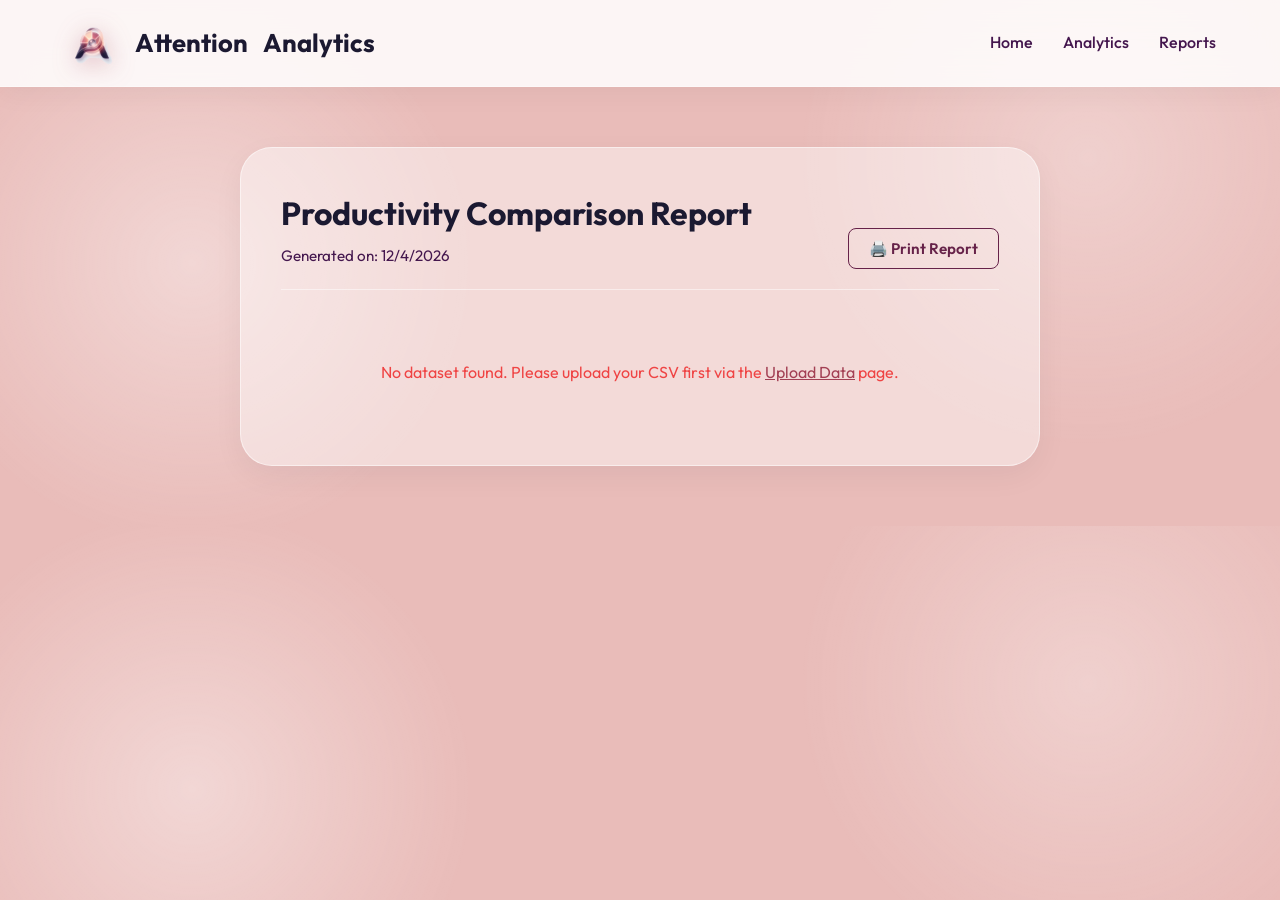
<file: attention-website/reports.html>
<!DOCTYPE html>
<html lang="en">

<head>
  <meta charset="UTF-8">
  <link rel="stylesheet" href="style.css?v=2.1">
  <link href="https://fonts.googleapis.com/css2?family=Outfit:wght@300;400;500;600;700&display=swap" rel="stylesheet">
  <title>Reports | Attention Extension</title>
  <style>
    .report-container {
      max-width: 800px;
      margin: 60px auto;
      background: var(--bg-card);
      border: 1px solid var(--border-subtle);
      border-radius: 32px;
      padding: 40px;
      transition: all 0.4s cubic-bezier(0.175, 0.885, 0.32, 1.275);
      box-shadow: 0 10px 30px rgba(27, 25, 49, 0.05);
    }

    .report-container:hover {
      transform: translateY(-5px);
      box-shadow: 0 20px 40px rgba(68, 23, 78, 0.15);
    }

    .report-header {
      display: flex;
      justify-content: space-between;
      align-items: flex-end;
      margin-bottom: 30px;
      padding-bottom: 20px;
      border-bottom: 1px solid var(--border-subtle);
    }

    .report-title h1 {
      font-size: 2rem;
      margin-bottom: 5px;
    }

    .report-title p {
      color: var(--text-muted);
      font-size: 0.95rem;
    }

    .comparison-grid {
      display: grid;
      grid-template-columns: 1fr 1fr;
      gap: 30px;
      margin-top: 30px;
    }

    .stat-row {
      display: flex;
      justify-content: space-between;
      padding: 15px 0;
      border-bottom: 1px solid rgba(255, 255, 255, 0.05);
    }

    .stat-label {
      color: var(--text-muted);
    }

    .stat-val {
      font-weight: 600;
      color: var(--text-main);
    }

    .highlight-card {
      background: rgba(163, 64, 84, 0.1);
      border-radius: 20px;
      padding: 25px;
      margin-bottom: 20px;
      border: 1px solid rgba(163, 64, 84, 0.3);
      transition: transform 0.4s cubic-bezier(0.175, 0.885, 0.32, 1.275), box-shadow 0.4s ease;
    }

    .highlight-card:hover {
      transform: translateY(-4px);
      box-shadow: 0 12px 24px rgba(163, 64, 84, 0.15);
    }

    .highlight-title {
      font-size: 0.85rem;
      text-transform: uppercase;
      color: #60a5fa;
      margin-bottom: 10px;
      font-weight: bold;
    }

    .highlight-main {
      font-size: 2rem;
      font-weight: 700;
      color: var(--text-main);
      line-height: 1;
    }

    .highlight-sub {
      font-size: 0.9rem;
      color: var(--text-muted);
      margin-top: 5px;
    }

    /* Responsiveness */
    @media (max-width: 768px) {
      .report-container {
        padding: 24px;
        margin: 40px 5%;
      }

      .report-header {
        flex-direction: column;
        align-items: flex-start;
        gap: 20px;
      }

      .comparison-grid {
        grid-template-columns: 1fr;
      }

      .highlight-main {
        font-size: 1.5rem;
      }
    }
  </style>
</head>

<body>
  <nav class="navbar" id="hideOnPrint">
    <div class="logo">
      <img src="assets/attention-logo.png" class="logo-img" alt="Attention Analytics Logo">
      Attention <span>Analytics</span>
    </div>
    <div class="nav-links">
      <a href="index.html">Home</a>
      <a href="analytics.html">Analytics</a>
      <a href="reports.html" class="active">Reports</a>
    </div>
  </nav>

  <div class="container">
    <div class="report-container" id="reportContent">
      <div class="report-header">
        <div class="report-title">
          <h1>Productivity Comparison Report</h1>
          <p id="reportDate">Generated on: </p>
        </div>
        <button class="btn btn-outline" id="hideOnPrint" onclick="window.print()">🖨️ Print Report</button>
      </div>

      <div id="noDataWarning" style="display:none; text-align:center; padding: 40px; color:#ef4444;">
        No dataset found. Please upload your CSV first via the <a href="upload.html" style="color:#A34054;">Upload
          Data</a> page.
      </div>

      <div id="reportData">
        <div class="highlight-card">
          <div class="highlight-title">Attention Fragmentation Index (AFI) Comparison</div>
          <div class="highlight-main" id="userAFI">--</div>
          <div class="highlight-sub" id="afiSub">Calculating...</div>
        </div>

        <div class="comparison-grid">
          <div>
            <h3
              style="margin-bottom: 20px; color: var(--text-main); border-bottom: 2px solid var(--primary); display: inline-block;">
              Your Metrics</h3>
            <div class="stat-row"><span class="stat-label">Total Events Logged</span><span class="stat-val"
                id="valEvents">0</span></div>
            <div class="stat-row"><span class="stat-label">Total Tab Switches</span><span class="stat-val"
                id="valSwitches">0</span></div>
            <div class="stat-row"><span class="stat-label">Total Notifications</span><span class="stat-val"
                id="valNotifs">0</span></div>
            <div class="stat-row"><span class="stat-label">Peak Distraction Hour</span><span class="stat-val"
                id="valPeak">--</span></div>
          </div>
          <div>
            <h3
              style="margin-bottom: 20px; color: var(--text-main); border-bottom: 2px solid #64748b; display: inline-block;">
              Baseline Averages</h3>
            <div class="stat-row"><span class="stat-label">Average AFI</span><span class="stat-val">4.5
                switches/min</span></div>
            <div class="stat-row"><span class="stat-label">Daily Switches Trend</span><span class="stat-val">~120 /
                day</span></div>
            <div class="stat-row"><span class="stat-label">Daily Notifications</span><span class="stat-val">~45 /
                day</span></div>
            <div class="stat-row"><span class="stat-label">Peak Distraction Hr</span><span class="stat-val">14:00 (2
                PM)</span></div>
          </div>
        </div>

        <div style="margin-top: 40px; font-size: 0.85rem; color: var(--text-muted); text-align: center;">
          *Baseline averages are sourced from global cognitive ergonomics studies for typical knowledge workers.
        </div>
      </div>
    </div>
  </div>

  <style>
    @media print {
      body {
        background: white !important;
        color: black !important;
      }

      .report-container {
        background: white !important;
        color: black !important;
        border: none;
        box-shadow: none;
        padding: 0;
        margin: 0;
      }

      .stat-val,
      .highlight-main,
      h1,
      h3 {
        color: black !important;
      }

      .stat-label,
      .highlight-sub {
        color: #555 !important;
      }

      .stat-row {
        border-bottom: 1px solid #eee !important;
      }

      #hideOnPrint {
        display: none !important;
      }
    }
  </style>

  <script src="reports.js"></script>
</body>

</html>
</file>
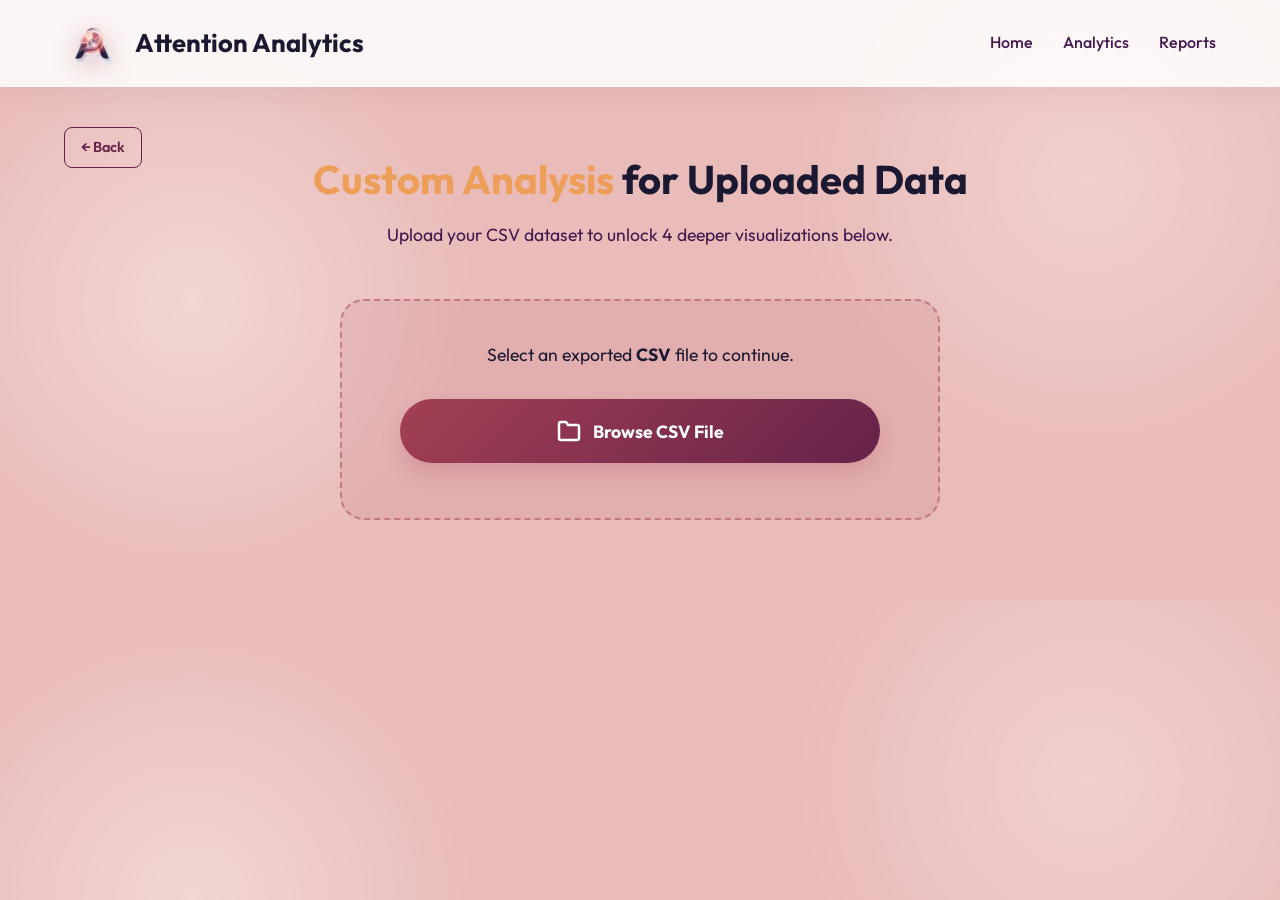
<file: attention-website/upload.html>
<!DOCTYPE html>
<html lang="en">

<head>
  <meta charset="UTF-8">
  <meta name="viewport" content="width=device-width, initial-scale=1.0">
  <title>Custom Analysis | Attention Extension</title>
  <link rel="stylesheet" href="style.css?v=2.1">
  <link
    href="https://fonts.googleapis.com/css2?family=Outfit:wght@300;400;500;600;700&family=Lexend:wght@400;500;600;700&display=swap"
    rel="stylesheet">
  <style>
    .analytics-hero {
      padding: 60px 5% 10px;
      text-align: center;
    }

    .analytics-hero h1 {
      font-size: 2.5rem;
      margin-bottom: 10px;
    }

    .analytics-hero p {
      color: var(--text-muted);
      font-size: 1.1rem;
      max-width: 600px;
      margin: 0 auto;
    }

    .demo-container {
      max-width: 1000px;
      margin: 0 auto;
      padding: 0 5% 60px;
    }

    .dashboard-grid {
      display: grid;
      grid-template-columns: repeat(2, 1fr);
      gap: 20px;
      margin-top: 20px;
    }

    .chart-card {
      background: var(--bg-card);
      border: 1px solid var(--border-subtle);
      border-radius: 24px;
      padding: 24px;
      height: 350px;
      display: flex;
      flex-direction: column;
      transition: all 0.4s cubic-bezier(0.175, 0.885, 0.32, 1.275);
      box-shadow: 0 8px 16px rgba(27, 25, 49, 0.05);
    }

    .chart-card:hover {
      transform: translateY(-6px) scale(1.01);
      box-shadow: 0 16px 32px rgba(68, 23, 78, 0.15);
      background: rgba(255, 255, 255, 0.6);
    }

    .chart-card h3 {
      font-size: 1.1rem;
      margin-bottom: 20px;
      font-weight: 500;
      flex-shrink: 0;
      color: var(--text-main);
    }

    .chart-wrapper {
      flex: 1;
      position: relative;
      min-height: 0;
      width: 100%;
    }

    .upload-section {
      text-align: center;
      margin: 40px auto 20px;
      padding: 40px;
      background: rgba(163, 64, 84, 0.1);
      border: 2px dashed rgba(163, 64, 84, 0.5);
      border-radius: var(--radius-lg);
      max-width: 600px;
      transition: all 0.3s;
    }

    .upload-section:hover {
      border-color: #A34054;
      background: rgba(163, 64, 84, 0.2);
    }

    #advancedDataSection {
      display: none;
      margin-top: 40px;
    }

    .insights-box {
      margin-top: 40px;
      padding: 30px;
      background: rgba(237, 158, 89, 0.1);
      border: 1px solid #ED9E59;
      border-radius: 24px;
      transition: all 0.4s cubic-bezier(0.175, 0.885, 0.32, 1.275);
      box-shadow: 0 8px 16px rgba(27, 25, 49, 0.03);
    }

    .insights-box:hover {
      transform: translateY(-4px);
      box-shadow: 0 12px 24px rgba(237, 158, 89, 0.2);
    }

    /* Responsiveness */
    @media (max-width: 768px) {
      .analytics-hero {
        padding: 40px 5% 20px;
      }

      .analytics-hero h1 {
        font-size: 1.8rem;
        margin-top: 40px;
      }

      .btn-outline[style*="position: absolute"] {
        position: relative !important;
        left: auto !important;
        top: auto !important;
        display: inline-block;
        margin-bottom: 20px;
      }

      .dashboard-grid {
        grid-template-columns: 1fr;
      }

      .chart-card {
        height: 300px;
      }

      .upload-section {
        padding: 24px;
      }

      .upload-section div[style*="display: flex"] {
        flex-direction: column;
      }

      .upload-section .btn {
        width: 100%;
      }
    }

    /* Premium Button Styles */
    .analysis-btn-wrapper {
      display: flex;
      flex-direction: column;
      gap: 18px;
      align-items: center;
      margin: 30px auto 0;
      max-width: 480px;
    }

    .btn-analysis {
      width: 100%;
      height: 64px;
      border-radius: 32px;
      display: flex;
      align-items: center;
      justify-content: center;
      gap: 12px;
      font-family: var(--font-main);
      font-size: 1.1rem;
      font-weight: 700;
      cursor: pointer;
      transition: all 0.3s cubic-bezier(0.175, 0.885, 0.32, 1.275);
      border: none;
      text-decoration: none;
      padding: 0 25px;
    }

    .btn-analysis svg {
      width: 24px;
      height: 24px;
      stroke-width: 2.5px;
      transition: transform 0.3s ease;
    }

    .btn-analysis:hover svg {
      transform: scale(1.1);
    }

    .btn-analysis.browse {
      background: linear-gradient(135deg, #A34054, #662249);
      color: white;
      box-shadow: 0 10px 20px rgba(163, 64, 84, 0.2);
    }

    .btn-analysis.browse:hover {
      transform: translateY(-4px);
      box-shadow: 0 15px 30px rgba(163, 64, 84, 0.3);
      filter: brightness(1.1);
    }

    .btn-analysis.reset {
      background: rgba(163, 64, 84, 0.1);
      border: 2px solid rgba(163, 64, 84, 0.4);
      color: #A34054;
      box-shadow: 0 5px 15px rgba(163, 64, 84, 0.05);
    }

    .btn-analysis.reset:hover {
      background: rgba(163, 64, 84, 0.15);
      border-color: #A34054;
      transform: translateY(-4px);
      box-shadow: 0 10px 20px rgba(163, 64, 84, 0.1);
    }
  </style>
</head>

<body>

  <nav class="navbar">
    <div class="logo">
      <img src="assets/attention-logo.png" class="logo-img" alt="Attention Analytics Logo">
      <span class="logo-text">Attention Analytics</span>
    </div>
    <div class="nav-links">
      <a href="index.html">Home</a>
      <a href="analytics.html">Analytics</a>
      <a href="reports.html">Reports</a>
    </div>
  </nav>

  <section class="analytics-hero" style="position: relative;">
    <a href="index.html" class="btn btn-outline"
      style="position: absolute; left: 5%; top: 40px; padding: 8px 16px; font-size: 0.9rem;">← Back</a>
    <h1><span style="color:#ED9E59;">Custom Analysis</span> for Uploaded Data</h1>
    <p>Upload your CSV dataset to unlock 4 deeper visualizations below.</p>
  </section>

  <div class="demo-container">
    <div class="upload-section">
      <p id="fileNameDisplay" style="margin-bottom:20px; color:var(--text-main); font-size:1.1rem;">
        Select an exported <b>CSV</b> file to continue.
      </p>
      <input type="file" id="csvUpload" accept=".csv" style="display:none;" />
      <div class="analysis-btn-wrapper">
        <button class="btn-analysis browse" onclick="document.getElementById('csvUpload').click()">
          <svg viewBox="0 0 24 24" fill="none" stroke="currentColor" stroke-linecap="round" stroke-linejoin="round">
            <path d="M22 19a2 2 0 0 1-2 2H4a2 2 0 0 1-2-2V5a2 2 0 0 1 2-2h5l2 3h9a2 2 0 0 1 2 2z"></path>
          </svg>
          Browse CSV File
        </button>
        <button id="clearDataBtn" class="btn-analysis reset" style="display: none;">
          <svg viewBox="0 0 24 24" fill="none" stroke="currentColor" stroke-linecap="round" stroke-linejoin="round">
            <path d="M3 12a9 9 0 0 1 9-9 9.75 9.75 0 0 1 6.74 2.74L21 8"></path>
            <path d="M21 3v5h-5"></path>
            <path d="M21 12a9 9 0 0 1-9 9 9.75 9.75 0 0 1-6.74-2.74L3 16"></path>
            <path d="M3 21v-5h5"></path>
          </svg>
          Clear Data
        </button>
      </div>
      <p id="uploadStatus" style="margin-top: 15px; color: var(--text-muted);"></p>
    </div>

    <div id="advancedDataSection">
      <div class="dashboard-grid">
        <div class="chart-card">
          <h3>Weekly Overload Trends</h3>
          <div class="chart-wrapper"><canvas id="advChart1"></canvas></div>
        </div>
        <div class="chart-card">
          <h3>Tab Switches vs Session Time Correlation</h3>
          <div class="chart-wrapper"><canvas id="advChart2"></canvas></div>
        </div>
        <div class="chart-card">
          <h3>Distraction Heatmap</h3>
          <div class="chart-wrapper"><canvas id="advChart3"></canvas></div>
        </div>
        <div class="chart-card">
          <h3>Productivity Score Visualization</h3>
          <div class="chart-wrapper"><canvas id="advChart4"></canvas></div>
        </div>
      </div>

      <div class="insights-box">
        <h3 style="margin-bottom: 15px; color: #ED9E59; font-size: 1.3rem;">Productivity Insights</h3>
        <ul id="insightsList"
          style="list-style-type: disc; padding-left: 20px; color: var(--text-muted); line-height: 1.8;"></ul>
      </div>
    </div>
  </div>

  <script src="chart.js"></script>
  <script src="upload.js"></script>
</body>

</html>
</file>
<file: attention-website/style.css>
:root {
  --bg-dark: #E9BCB9;
  /* Lightest Peach Background */
  --bg-card: rgba(255, 255, 255, 0.45);
  /* Frosty White Panels */
  --border-subtle: rgba(255, 255, 255, 0.5);
  --text-primary: #1B1931;
  /* Darkest Navy/Plum */
  --text-muted: #44174E;
  /* Deep Berry */

  --brand-primary: #A34054;
  /* Rose Accent */
  --brand-hover: #662249;
  /* Darker Berry Hover */
  --brand-gradient: linear-gradient(135deg, #A34054, #ED9E59);
  --warning: #ED9E59;
  /* Orange/Peach Accent */

  --font-main: 'Outfit', sans-serif;
  --radius-lg: 24px;
  --radius-md: 12px;
}

* {
  margin: 0;
  padding: 0;
  box-sizing: border-box;
}

html {
  scroll-behavior: smooth;
}

body {
  background-color: var(--bg-dark);
  color: var(--text-primary);
  font-family: var(--font-main);
  line-height: 1.6;
  overflow-x: hidden;
  background-image:
    radial-gradient(circle at 15% 50%, rgba(255, 255, 255, 0.4), transparent 25%),
    radial-gradient(circle at 85% 30%, rgba(255, 255, 255, 0.3), transparent 25%);
}

/* Typography & Utilities */
.gradient-text {
  background: var(--brand-gradient);
  -webkit-background-clip: text;
  /* Safari/Chrome implementation */
  background-clip: text;
  /* Standard syntax */
  -webkit-text-fill-color: transparent;
  /* Safari/Chrome implementation */
  color: transparent;
  /* Fallback */
}

.text-warning {
  color: var(--warning);
}

/* Buttons */
.btn {
  display: inline-flex;
  align-items: center;
  justify-content: center;
  gap: 8px;
  padding: 10px 20px;
  border-radius: 8px;
  font-family: var(--font-main);
  font-weight: 600;
  font-size: 0.95rem;
  cursor: pointer;
  transition: all 0.2s ease;
  border: none;
  text-decoration: none;
}

.btn-primary {
  background: var(--brand-primary);
  color: white;
}

.btn-primary:hover {
  background: var(--brand-hover);
  transform: translateY(-2px);
  box-shadow: 0 10px 20px rgba(163, 64, 84, 0.3);
  /* Rose shadow */
}

.btn-secondary {
  background: white;
  color: #1B1931;
  /* Deep Plum */
  border: none;
  font-weight: 700;
  box-shadow: 0 4px 10px rgba(27, 25, 49, 0.05);
}

.btn-secondary:hover {
  background: rgba(255, 255, 255, 0.9);
  transform: translateY(-2px);
  box-shadow: 0 8px 15px rgba(27, 25, 49, 0.1);
}

.btn-outline {
  background: transparent;
  color: var(--brand-hover);
  border: 1px solid var(--brand-hover);
}

.btn-outline:hover {
  background: rgba(102, 34, 73, 0.1);
  /* brand-hover transparent */
}

.btn-large {
  padding: 16px 36px;
  font-size: 1.15rem;
  border-radius: 30px;
  /* High radius for pill shape */
}

.chrome-icon {
  width: 24px;
  height: 24px;
}

/* Navigation Bar */
.navbar {
  display: flex;
  justify-content: space-between;
  align-items: center;
  padding: 15px 5%;
  background: rgba(255, 255, 255, 0.85);
  /* Frost glass */
  backdrop-filter: blur(16px);
  -webkit-backdrop-filter: blur(16px);
  position: sticky;
  top: 0;
  z-index: 100;
  border-bottom: 1px solid rgba(255, 255, 255, 0.3);
  box-shadow: 0 4px 30px rgba(0, 0, 0, 0.05);
}

.logo {
  display: flex;
  align-items: center;
  gap: 15px;
  font-weight: 700;
  font-size: 1.6rem;
  color: var(--text-primary);
  text-decoration: none;
}

.nav-links {
  display: flex;
  gap: 30px;
}

.nav-links a {
  color: var(--text-muted);
  text-decoration: none;
  font-weight: 500;
  transition: color 0.2s;
}

.nav-links a:hover {
  color: var(--text-primary);
}

/* Hero */
.hero {
  display: flex;
  min-height: 85vh;
  align-items: center;
  padding: 0 5%;
  gap: 50px;
}

.hero-content {
  flex: 1;
  max-width: 600px;
}

.hero-visual {
  flex: 1;
  position: relative;
  display: flex;
  justify-content: center;
  align-items: center;
}

.badge {
  display: inline-block;
  padding: 6px 12px;
  background: rgba(255, 255, 255, 0.6);
  border: 1px solid var(--brand-primary);
  color: var(--brand-hover);
  border-radius: 20px;
  font-size: 0.85rem;
  font-weight: 600;
  margin-bottom: 20px;
}

.hero-title {
  font-size: 4.5rem;
  line-height: 1.1;
  margin-bottom: 20px;
  letter-spacing: -0.02em;
}

.hero-subtitle {
  font-size: 1.2rem;
  color: var(--text-muted);
  margin-bottom: 40px;
  line-height: 1.6;
}

.hero-cta {
  display: flex;
  gap: 15px;
  margin-bottom: 30px;
}

.social-proof {
  color: var(--text-muted);
  font-size: 0.9rem;
  display: flex;
  align-items: center;
  gap: 8px;
}

.stars {
  color: #f59e0b;
  letter-spacing: 2px;
}

/* Visual Orbs & Mock UI */
.glass-orb {
  position: absolute;
  border-radius: 50%;
  filter: blur(80px);
  z-index: -1;
}

.orb-1 {
  width: 300px;
  height: 300px;
  background: rgba(255, 255, 255, 0.4);
  top: 10%;
  right: 20%;
  animation: float 6s ease-in-out infinite;
}

.orb-2 {
  width: 200px;
  height: 200px;
  background: rgba(255, 255, 255, 0.5);
  bottom: 10%;
  left: 30%;
  animation: float 8s ease-in-out infinite reverse;
}

@keyframes float {
  0% {
    transform: translateY(0px) scale(1);
  }

  50% {
    transform: translateY(-20px) scale(1.05);
  }

  100% {
    transform: translateY(0px) scale(1);
  }
}

.mock-extension {
  width: 350px;
  background: rgba(255, 255, 255, 0.7);
  backdrop-filter: blur(20px);
  border: 1px solid white;
  border-radius: var(--radius-lg);
  padding: 24px;
  box-shadow: 0 25px 50px -12px rgba(0, 0, 0, 0.5);
  transform: perspective(1000px) rotateY(-15deg) rotateX(5deg);
  transition: transform 0.5s ease;
}

.mock-extension:hover {
  transform: perspective(1000px) rotateY(0deg) rotateX(0deg);
}

.mock-header {
  display: flex;
  justify-content: space-between;
  align-items: center;
  margin-bottom: 20px;
  font-weight: 600;
}

.status-dot {
  width: 10px;
  height: 10px;
  background: #ED9E59;
  border-radius: 50%;
  box-shadow: 0 0 10px #ED9E59;
}

.mock-score-board {
  display: flex;
  gap: 15px;
  margin-bottom: 20px;
}

.mock-score-card {
  flex: 1;
  background: rgba(255, 255, 255, 0.5);
  border: 1px solid white;
  padding: 15px;
  border-radius: var(--radius-md);
  display: flex;
  flex-direction: column;
}

.mock-score-title {
  font-size: 0.75rem;
  color: var(--text-muted);
  text-transform: uppercase;
  margin-bottom: 5px;
}

.mock-score-val {
  font-size: 2rem;
  font-weight: 700;
}

.mock-chart {
  height: 150px;
  background: rgba(255, 255, 255, 0.5);
  border-radius: var(--radius-md);
  border: 1px solid white;
  display: flex;
  align-items: flex-end;
  justify-content: space-between;
  padding: 15px;
  gap: 10px;
}

.bar {
  flex: 1;
  background: var(--brand-primary);
  opacity: 0.5;
  border-radius: 4px 4px 0 0;
  transition: height 1s ease;
}

.bar-peak {
  background: var(--warning);
  opacity: 0.8;
}

/* Features Section */
.features {
  padding: 100px 5%;
  max-width: 1200px;
  margin: 0 auto;
  text-align: center;
}

.section-title {
  text-align: center;
}

.section-title h2 {
  font-size: 3rem;
  margin-bottom: 15px;
}

.section-title p {
  color: var(--text-muted);
  font-size: 1.2rem;
  max-width: 600px;
  margin: 0 auto 60px;
}

.features-grid {
  display: grid;
  grid-template-columns: repeat(3, 1fr);
  gap: 30px;
}

.feature-card {
  background: rgba(255, 255, 255, 0.35);
  border: 1px solid rgba(255, 255, 255, 0.5);
  border-radius: 32px;
  padding: 40px;
  text-align: left;
  transition: all 0.4s cubic-bezier(0.175, 0.885, 0.32, 1.275);
  box-shadow: 0 10px 30px rgba(27, 25, 49, 0.05);
}

.feature-card:hover {
  transform: translateY(-12px);
  border-color: rgba(255, 255, 255, 0.8);
  box-shadow: 0 20px 40px rgba(68, 23, 78, 0.15);
  background: rgba(255, 255, 255, 0.45);
}

.feature-icon {
  font-size: 3rem;
  margin-bottom: 25px;
  display: flex;
  align-items: center;
  justify-content: center;
  width: 80px;
  height: 80px;
  background: #ffffff;
  border-radius: 24px;
  box-shadow: 0 10px 20px rgba(27, 25, 49, 0.08);
  /* Icon shadow */
  transition: transform 0.5s cubic-bezier(0.175, 0.885, 0.32, 1.275);
}

.feature-card:hover .feature-icon {
  transform: scale(1.15) rotate(8deg);
  box-shadow: 0 15px 25px rgba(27, 25, 49, 0.12);
}

.feature-card h3 {
  font-size: 1.6rem;
  font-weight: 700;
  color: var(--text-primary);
  margin-bottom: 15px;
}

.feature-card p {
  color: var(--text-muted);
  font-size: 1.05rem;
  line-height: 1.6;
}

/* How It Works Zig-Zag */
.how-it-works {
  padding: 100px 5%;
  max-width: 1200px;
  margin: 0 auto;
}

.how-steps {
  display: flex;
  flex-direction: column;
  gap: 100px;
  margin-top: 80px;
}

.how-step {
  display: flex;
  align-items: center;
  gap: 80px;
}

.how-step.reverse {
  flex-direction: row-reverse;
}

.how-image {
  flex: 1;
  border-radius: 32px;
  overflow: hidden;
  box-shadow: 0 20px 40px rgba(27, 25, 49, 0.1);
  transition: transform 0.4s cubic-bezier(0.175, 0.885, 0.32, 1.275);
}

.how-image img {
  width: 100%;
  height: auto;
  display: block;
}

.how-image:hover {
  transform: translateY(-10px) scale(1.02);
  box-shadow: 0 30px 60px rgba(68, 23, 78, 0.2);
}

.how-content {
  flex: 1;
  text-align: left;
}

.step-badge {
  display: inline-block;
  padding: 8px 16px;
  background: var(--brand-gradient);
  color: white;
  border-radius: 20px;
  font-size: 0.9rem;
  font-weight: 700;
  margin-bottom: 20px;
  text-transform: uppercase;
  letter-spacing: 1px;
  box-shadow: 0 4px 15px rgba(163, 64, 84, 0.3);
}

.how-content h3 {
  font-size: 2.4rem;
  font-weight: 700;
  color: var(--text-primary);
  margin-bottom: 20px;
}

.how-content p {
  color: var(--text-muted);
  font-size: 1.15rem;
  line-height: 1.7;
}

/* Chrome Install Modal (Mock) */
.modal-overlay {
  position: fixed;
  top: 0;
  left: 0;
  right: 0;
  bottom: 0;
  background: rgba(0, 0, 0, 0.6);
  backdrop-filter: blur(5px);
  z-index: 1000;
  display: flex;
  justify-content: center;
  align-items: flex-start;
  padding-top: 100px;
  opacity: 0;
  pointer-events: none;
  transition: opacity 0.3s ease;
}

.modal-overlay.active {
  opacity: 1;
  pointer-events: auto;
}

.logo-img {
  width: 56px;
  height: 56px;
  object-fit: contain;
  filter: drop-shadow(0 4px 12px rgba(163, 64, 84, 0.3));
}

.modal {
  background: white;
  color: #333;
  width: 420px;
  border-radius: 8px;
  padding: 24px;
  position: relative;
  box-shadow: 0 20px 40px rgba(0, 0, 0, 0.3);
  transform: translateY(-20px);
  transition: transform 0.3s cubic-bezier(0.175, 0.885, 0.32, 1.275);
}

.modal-overlay.active .modal {
  transform: translateY(0);
}

.modal-close {
  position: absolute;
  top: 15px;
  right: 15px;
  cursor: pointer;
  color: #999;
  font-size: 1.2rem;
}

.modal-close:hover {
  color: #333;
}

.modal-icon {
  width: 48px;
  height: 48px;
  border-radius: 8px;
}

.modal-permissions {
  margin: 15px 0 25px 0;
  padding-left: 20px;
  font-size: 0.9rem;
  color: #555;
}

.modal-permissions li {
  margin-bottom: 5px;
}

.modal-actions {
  display: flex;
  justify-content: flex-end;
  gap: 10px;
}

.modal-actions .btn {
  padding: 8px 16px;
  border-radius: 4px;
  font-weight: 500;
}

.modal-actions .btn-outline {
  border-color: #ddd;
  color: #333;
}

.modal-actions .btn-outline:hover {
  background: #f5f5f5;
}

/* Responsiveness */
@media (max-width: 1024px) {
  .hero-title {
    font-size: 3.5rem;
  }

  .features-grid {
    grid-template-columns: repeat(2, 1fr);
  }
}

@media (max-width: 768px) {
  .navbar {
    padding: 10px 5%;
    flex-direction: column;
    gap: 15px;
    text-align: center;
  }

  .nav-links {
    gap: 15px;
    font-size: 0.9rem;
  }

  .hero {
    flex-direction: column;
    text-align: center;
    padding: 60px 5%;
    min-height: auto;
    gap: 40px;
  }

  .hero-content {
    max-width: 100%;
  }

  .hero-title {
    font-size: 2.8rem;
  }

  .hero-cta {
    justify-content: center;
    flex-wrap: wrap;
  }

  .social-proof {
    justify-content: center;
  }

  .mock-extension {
    width: 100%;
    max-width: 320px;
    transform: none;
    margin: 0 auto;
  }

  .mock-extension:hover {
    transform: translateY(-10px);
  }

  .features {
    padding: 60px 5%;
  }

  .section-title h2 {
    font-size: 2.2rem;
  }

  .features-grid {
    grid-template-columns: 1fr;
  }

  .how-steps {
    gap: 60px;
  }

  .how-step,
  .how-step.reverse {
    flex-direction: column;
    text-align: center;
    gap: 30px;
  }

  .how-content {
    text-align: center;
  }

  .how-content h3 {
    font-size: 1.8rem;
  }

  .modal {
    width: 90%;
    padding: 20px;
    margin: 0 5%;
  }
}

@media (max-width: 480px) {
  .hero-title {
    font-size: 2.2rem;
  }

  .hero-cta .btn {
    width: 100%;
  }

  .mock-score-board {
    flex-direction: column;
  }
}
</file>
<file: attention-extension/styles.css>
:root {
  --bg-color: #E9BCB9;
  /* Peach Background */
  --surface-color: rgba(255, 255, 255, 0.7);
  /* Frosted White */
  --border-color: rgba(255, 255, 255, 0.8);
  --text-main: #1B1931;
  /* Deepest Plum */
  --text-muted: #44174E;
  /* Dark Berry */

  --primary: #A34054;
  /* Rose Accent */
  --primary-hover: #662249;
  /* Darker Berry */
  --danger: #ED9E59;
  /* Orange warning/danger */
  --success: #ED9E59;
  /* Orange indicator */
  --card-radius: 16px;
  --font-family: 'Inter', -apple-system, BlinkMacSystemFont, "Segoe UI", Roboto, Helvetica, Arial, sans-serif;
}

* {
  box-sizing: border-box;
  margin: 0;
  padding: 0;
}

body {
  width: 400px;
  min-height: 500px;
  background-color: var(--bg-color);
  color: var(--text-main);
  font-family: var(--font-family);
  -webkit-font-smoothing: antialiased;
  padding: 20px;
  overflow-x: hidden;
  background-image: radial-gradient(circle at 50% 0%, rgba(255, 255, 255, 0.5), transparent 50%);
}

/* Glassmorphic Container */
.container {
  display: flex;
  flex-direction: column;
  gap: 20px;
}

header {
  display: flex;
  justify-content: space-between;
  align-items: center;
  margin-bottom: 10px;
}

/* Status indicator pill */
.status-indicator {
  display: flex;
  align-items: center;
  gap: 8px;
  font-size: 0.75rem;
  font-weight: 700;
  color: var(--text-main);
  background: rgba(255, 255, 255, 0.4);
  border: 1px solid rgba(163, 64, 84, 0.2);
  border-radius: 20px;
  padding: 5px 12px;
  box-shadow: 0 2px 4px rgba(0, 0, 0, 0.05);
}

.status-dot {
  width: 12px;
  height: 12px;
  background: #10b981;
  border-radius: 50%;
  flex-shrink: 0;
  box-shadow: 0 0 8px rgba(16, 185, 129, 0.8);
  animation: pulse 2s infinite;
  display: inline-block;
}

.status-dot.paused {
  background: #ef4444;
  box-shadow: 0 0 8px rgba(239, 68, 68, 0.8);
}

@keyframes pulse {
  0% {
    transform: scale(0.95);
    box-shadow: 0 0 0 0 rgba(16, 185, 129, 0.7);
  }

  70% {
    transform: scale(1);
    box-shadow: 0 0 0 5px rgba(16, 185, 129, 0);
  }

  100% {
    transform: scale(0.95);
    box-shadow: 0 0 0 0 rgba(16, 185, 129, 0);
  }
}

h1 {
  font-size: 1.2rem;
  font-weight: 600;
  background: linear-gradient(135deg, var(--text-main), var(--text-muted));
  background-clip: text;
  -webkit-background-clip: text;
  -webkit-text-fill-color: transparent;
}

.score-board {
  display: flex;
  gap: 15px;
}

.score-card {
  flex: 1;
  background: var(--surface-color);
  backdrop-filter: blur(12px);
  -webkit-backdrop-filter: blur(12px);
  border: 1px solid var(--border-color);
  border-radius: 20px;
  padding: 18px 14px;
  text-align: center;
  transition: all 0.4s cubic-bezier(0.175, 0.885, 0.32, 1.275);
  /* Glossy inner shine + subtle shadow */
  box-shadow:
    inset 0 1px 0 rgba(255, 255, 255, 0.95),
    inset 0 -1px 0 rgba(163, 64, 84, 0.06),
    0 8px 20px rgba(27, 25, 49, 0.09);
  position: relative;
  overflow: hidden;
}

/* Diagonal gloss streak */
.score-card::before {
  content: "";
  position: absolute;
  top: 0;
  left: -30%;
  width: 55%;
  height: 100%;
  background: linear-gradient(115deg, rgba(255, 255, 255, 0.45) 0%, transparent 70%);
  transform: skewX(-12deg);
  pointer-events: none;
}

.score-card:hover {
  transform: translateY(-5px) scale(1.03);
  box-shadow:
    inset 0 1px 0 rgba(255, 255, 255, 1),
    0 18px 32px rgba(68, 23, 78, 0.18);
  background: rgba(255, 255, 255, 0.90);
}

.score-title {
  font-size: 0.72rem;
  font-weight: 600;
  color: var(--text-muted);
  text-transform: uppercase;
  letter-spacing: 0.8px;
  margin-bottom: 5px;
}

.score-value {
  font-size: 1.8rem;
  font-weight: 700;
  color: var(--primary);
  line-height: 1;
  text-shadow: 0 2px 8px rgba(163, 64, 84, 0.18);
}

.stats-grid {
  display: grid;
  grid-template-columns: 1fr 1fr;
  gap: 10px;
}

.stat-item {
  background: rgba(255, 255, 255, 0.5);
  border: 1px solid var(--border-color);
  border-radius: 12px;
  padding: 12px;
  display: flex;
  flex-direction: column;
}

.stat-label {
  font-size: 0.75rem;
  font-weight: 600;
  color: #A34054;
  /* Rose Label */
  text-transform: uppercase;
  letter-spacing: 0.5px;
  margin-bottom: 2px;
}

.stat-val {
  font-size: 1.4rem;
  font-weight: 700;
  color: #1B1931;
  /* Deep Plum Value */
  line-height: 1.2;
}

.chart-container {
  background: var(--surface-color);
  border: 1px solid var(--border-color);
  border-radius: var(--card-radius);
  padding: 15px;
  height: 200px;
  position: relative;
}

.actions {
  display: flex;
  flex-direction: column;
  gap: 10px;
}

.btn-group {
  display: flex;
  gap: 10px;
}

button {
  flex: 1;
  background: rgba(163, 64, 84, 0.2);
  color: #A34054;
  border: 1px solid rgba(163, 64, 84, 0.4);
  border-radius: 12px;
  padding: 9px 14px;
  font-size: 0.85rem;
  font-weight: 700;
  font-family: var(--font-family);
  cursor: pointer;
  transition: all 0.2s ease;
  display: flex;
  align-items: center;
  justify-content: center;
  gap: 6px;
}

button:hover {
  background: rgba(163, 64, 84, 0.32);
  transform: translateY(-1px);
}

button:active {
  transform: translateY(0);
}

button.primary {
  background: rgba(163, 64, 84, 0.28);
  color: #A34054;
  border-color: rgba(163, 64, 84, 0.5);
  font-weight: 700;
}

button.primary:hover {
  background: rgba(163, 64, 84, 0.4);
}

button.danger {
  background: rgba(237, 158, 89, 0.2);
  color: #a0621a;
  border-color: rgba(237, 158, 89, 0.5);
}

button.danger:hover {
  background: rgba(237, 158, 89, 0.32);
}

/* Nav links */
.nav-links {
  display: flex;
  justify-content: space-around;
  align-items: center;
  margin-top: 10px;
  padding-top: 14px;
  border-top: 1px solid rgba(163, 64, 84, 0.18);
}

.nav-links a {
  color: #A34054;
  text-decoration: none;
  font-size: 0.78rem;
  font-weight: 700;
  cursor: pointer;
  padding: 6px 16px;
  border-radius: 20px;
  border: 1px solid rgb(163 64 84 / 0%);
  transition: background 0.2s ease, border-color 0.2s ease, transform 0.2s ease;
  letter-spacing: 0.3px;
}

.nav-links a:hover {
  background: rgba(163, 64, 84, 0.12);
  border-color: rgba(163, 64, 84, 0.3);
  transform: translateY(-1px);
}

/* Toggle Switch */
.toggle-row {
  display: flex;
  justify-content: space-between;
  align-items: center;
  padding: 12px 0;
  border-bottom: 1px solid rgba(27, 25, 49, 0.1);
}

.switch {
  position: relative;
  display: inline-block;
  width: 44px;
  height: 24px;
}

.switch input {
  opacity: 0;
  width: 0;
  height: 0;
}

.slider {
  position: absolute;
  cursor: pointer;
  top: 0;
  left: 0;
  right: 0;
  bottom: 0;
  background-color: rgba(27, 25, 49, 0.15);
  /* dark track */
  transition: .4s;
  border-radius: 24px;
}

.slider:before {
  position: absolute;
  content: "";
  height: 18px;
  width: 18px;
  left: 3px;
  bottom: 3px;
  background-color: white;
  transition: .4s;
  border-radius: 50%;
}

input:checked+.slider {
  background-color: var(--primary);
}

input:checked+.slider:before {
  transform: translateX(20px);
}

/* Tables for History */
table {
  width: 100%;
  border-collapse: collapse;
  margin-top: 10px;
  font-size: 0.85rem;
}

th,
td {
  padding: 10px;
  text-align: left;
  border-bottom: 1px solid var(--border-color);
}

th {
  color: var(--text-muted);
  font-weight: 500;
}
</file>
